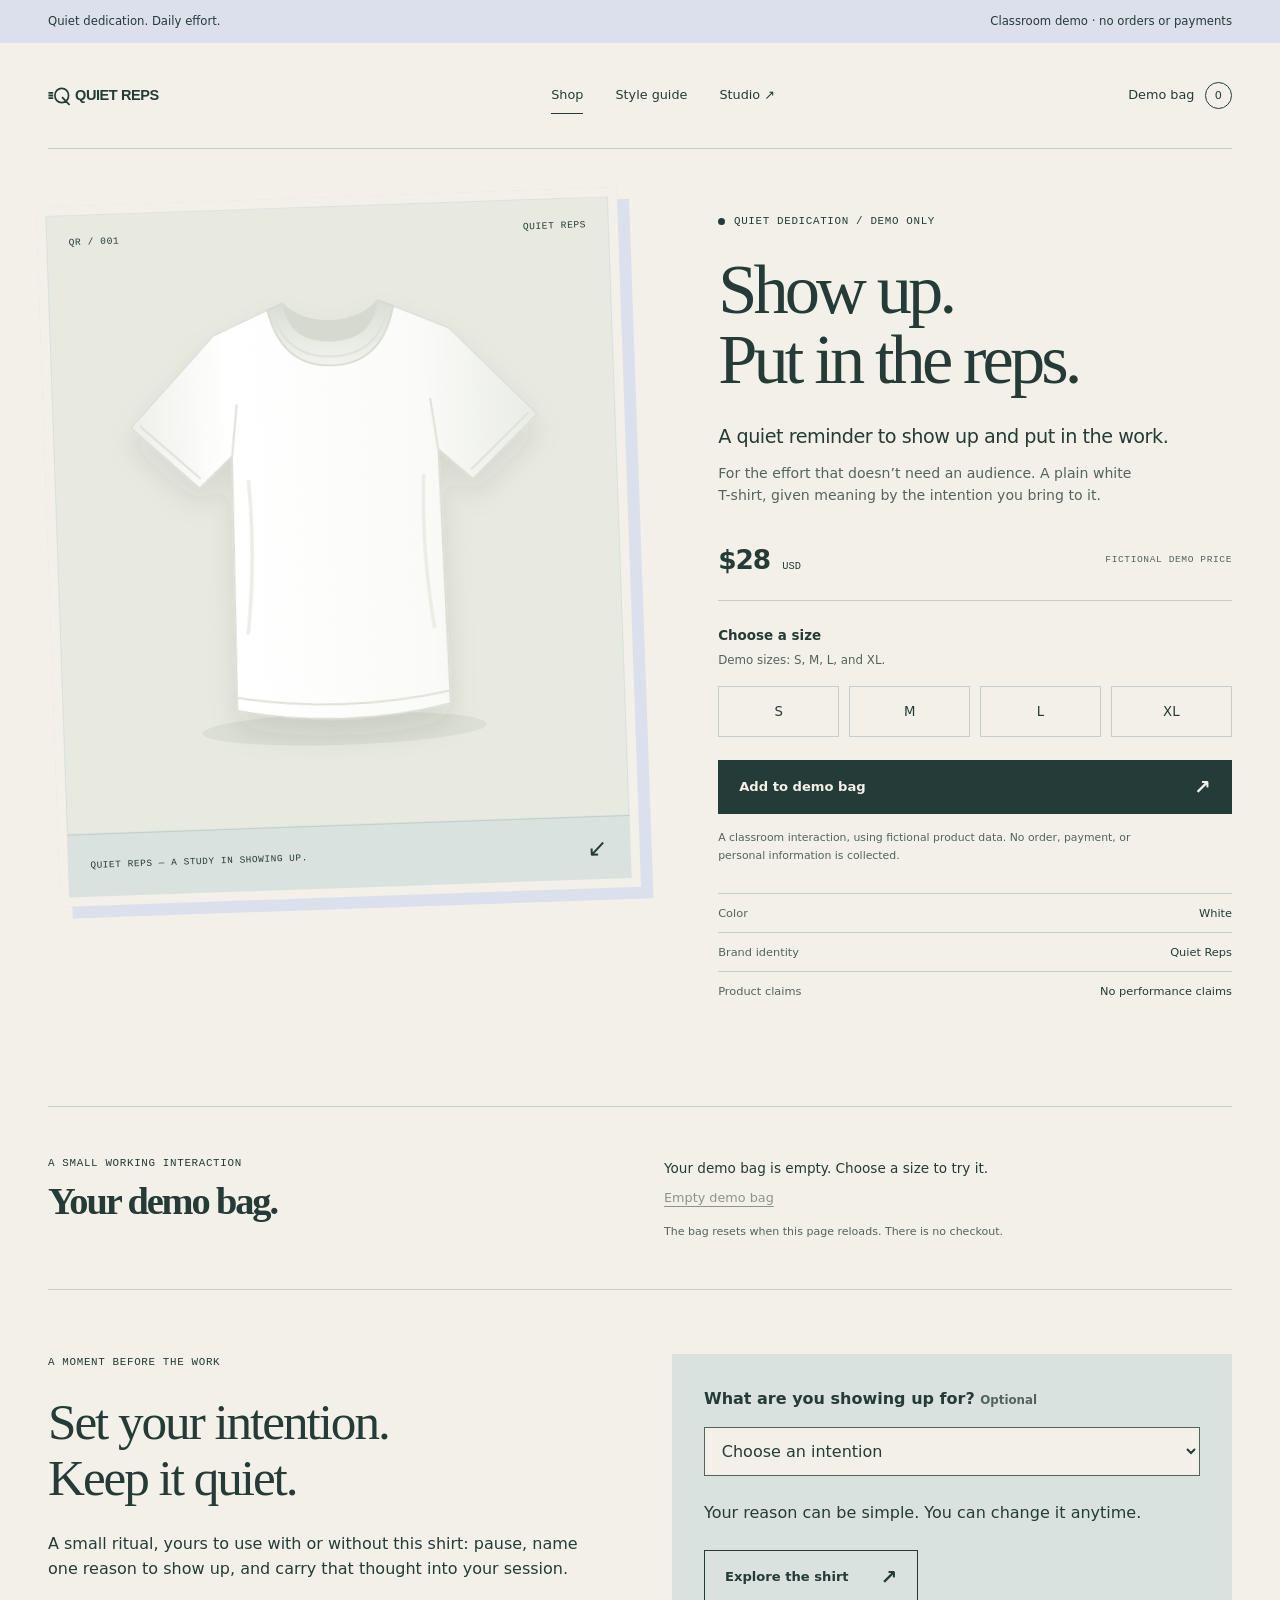
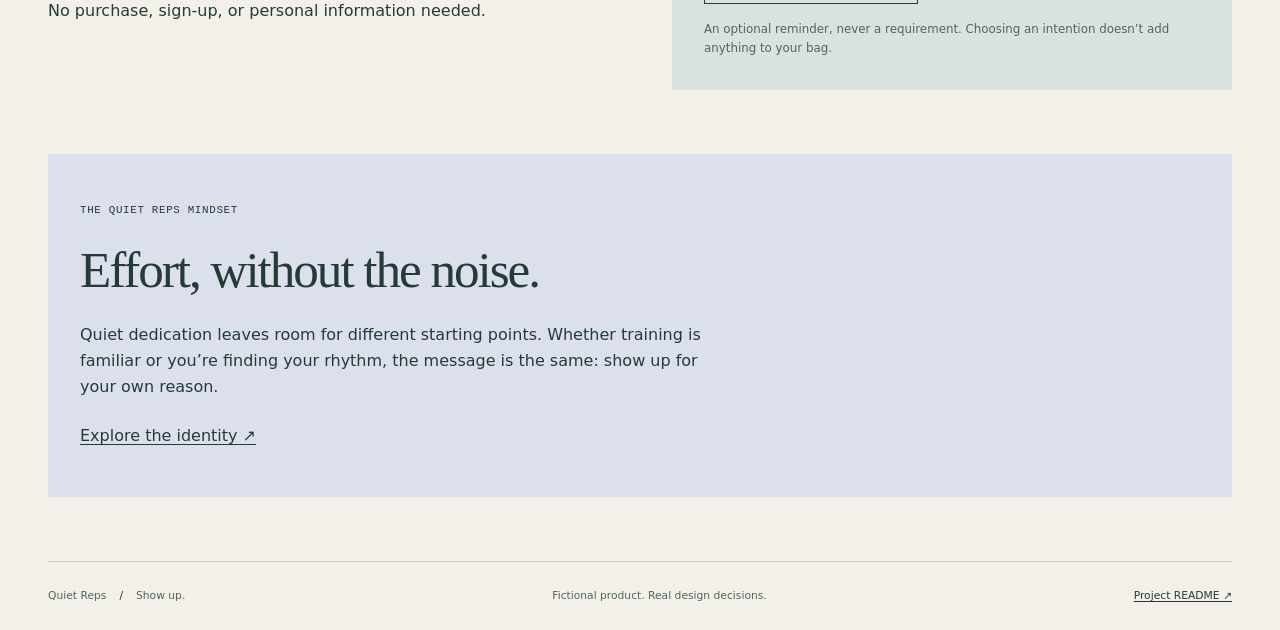
<file: public/index.html>
<!doctype html>
<html lang="en">
  <head>
    <meta charset="utf-8" />
    <meta name="viewport" content="width=device-width, initial-scale=1" />
    <meta
      name="description"
      content="Quiet Reps: a quiet reminder to show up and put in the work. A white T-shirt classroom demo for quiet dedication."
    />
    <title>Quiet Reps — Show up. Put in the reps.</title>
    <link rel="icon" href="data:," />
    <link rel="stylesheet" href="styles.css" />
    <script src="shop.js" defer></script>
  </head>
  <body>
    <a class="skip-link" href="#main">Skip to content</a>
    <aside class="starter-notice" aria-label="Demo information">
      <span>Quiet dedication. Daily effort.</span
      ><span>Classroom demo · no orders or payments</span>
    </aside>
    <header class="site-header wrap">
      <a
        class="brand-link"
        href="index.html"
        aria-label="Quiet Reps storefront home"
        ><img
          class="wordmark"
          src="assets/wordmark.svg"
          alt="Quiet Reps wordmark"
          width="175"
          height="26"
      /></a>
      <nav class="main-nav" aria-label="Main navigation">
        <a class="nav-link" href="index.html" aria-current="page">Shop</a>
        <a class="nav-link" href="styleguide.html">Style guide</a>
        <a class="nav-link" href="studio.html"
          >Studio <span aria-hidden="true">↗</span></a
        >
      </nav>
      <a class="bag-link" href="#demo-bag" aria-label="View demo bag"
        >Demo bag <span id="bag-count" class="bag-count">0</span></a
      >
    </header>

    <main id="main">
      <section class="product-section wrap" aria-labelledby="product-title">
        <div class="product-visual">
          <div class="visual-label">
            <span>QR / 001</span><span>Quiet Reps</span>
          </div>
          <img
            class="shirt-image"
            src="assets/white-shirt.svg"
            alt="Plain white, unbranded short-sleeved T-shirt"
            width="800"
            height="880"
            fetchpriority="high"
          />
          <div class="image-caption">
            <span>Quiet Reps — a study in showing up.</span
            ><span aria-hidden="true">↙</span>
          </div>
        </div>
        <div class="product-information">
          <p class="eyebrow">
            <span class="status-dot" aria-hidden="true"></span> Quiet dedication
            / demo only
          </p>
          <h1 id="product-title">Show up.<br />Put in the reps.</h1>
          <p class="product-intro">
            A quiet reminder to show up and put in the work.
          </p>
          <p class="muted product-description">
            For the effort that doesn’t need an audience. A plain white T-shirt,
            given meaning by the intention you bring to it.
          </p>
          <div class="price-row">
            <p class="price">$28 <span>USD</span></p>
            <span class="micro-label">Fictional demo price</span>
          </div>
          <form id="product-form" class="product-form" novalidate>
            <fieldset aria-describedby="size-help size-error">
              <legend>Choose a size</legend>
              <p id="size-help" class="field-help">
                Demo sizes: S, M, L, and XL.
              </p>
              <div class="size-options">
                <label class="size-option"
                  ><input type="radio" name="size" value="S" /><span
                    >S</span
                  ></label
                >
                <label class="size-option"
                  ><input type="radio" name="size" value="M" /><span
                    >M</span
                  ></label
                >
                <label class="size-option"
                  ><input type="radio" name="size" value="L" /><span
                    >L</span
                  ></label
                >
                <label class="size-option"
                  ><input type="radio" name="size" value="XL" /><span
                    >XL</span
                  ></label
                >
              </div>
              <p id="size-error" class="field-error" role="alert" hidden>
                Choose a size before adding the shirt to your demo bag.
              </p>
            </fieldset>
            <button class="button button-primary add-button" type="submit">
              Add to demo bag <span aria-hidden="true">↗</span>
            </button>
          </form>
          <p class="demo-disclaimer">
            A classroom interaction, using fictional product data. No order,
            payment, or personal information is collected.
          </p>
          <dl class="product-facts">
            <div>
              <dt>Color</dt>
              <dd>White</dd>
            </div>
            <div>
              <dt>Brand identity</dt>
              <dd>Quiet Reps</dd>
            </div>
            <div>
              <dt>Product claims</dt>
              <dd>No performance claims</dd>
            </div>
          </dl>
        </div>
      </section>

      <section
        id="demo-bag"
        class="bag-section wrap"
        aria-labelledby="bag-title"
      >
        <div>
          <p class="eyebrow">A small working interaction</p>
          <h2 id="bag-title">Your demo bag.</h2>
        </div>
        <div class="bag-details">
          <p
            id="bag-status"
            class="bag-message"
            role="status"
            aria-live="polite"
            aria-atomic="true"
          >
            Your demo bag is empty. Choose a size to try it.
          </p>
          <ul id="bag-items" class="bag-items"></ul>
          <button id="clear-bag" class="text-button" type="button" disabled>
            Empty demo bag
          </button>
          <p class="field-help">
            The bag resets when this page reloads. There is no checkout.
          </p>
        </div>
      </section>

      <section class="ritual-section wrap" aria-labelledby="ritual-title">
        <div>
          <p class="eyebrow">A moment before the work</p>
          <h2 id="ritual-title">Set your intention.<br />Keep it quiet.</h2>
          <p>
            A small ritual, yours to use with or without this shirt: pause, name
            one reason to show up, and carry that thought into your session.
          </p>
          <p>No purchase, sign-up, or personal information needed.</p>
        </div>
        <div class="intention-panel">
          <label for="training-intention"
            >What are you showing up for?
            <span class="field-help">Optional</span></label
          ><select id="training-intention">
            <option value="">Choose an intention</option>
            <option value="Stay consistent">Stay consistent</option>
            <option value="Make time for myself">Make time for myself</option>
            <option value="Keep learning">Keep learning</option>
          </select>
          <p id="intention-message" role="status" aria-live="polite">
            Your reason can be simple. You can change it anytime.
          </p>
          <a class="button button-secondary" href="#product-form"
            >Explore the shirt <span aria-hidden="true">↗</span></a
          >
          <p class="field-help">
            An optional reminder, never a requirement. Choosing an intention
            doesn’t add anything to your bag.
          </p>
        </div>
      </section>
      <section class="brand-story wrap" aria-labelledby="story-title">
        <p class="eyebrow">The Quiet Reps mindset</p>
        <h2 id="story-title">Effort, without the noise.</h2>
        <p>
          Quiet dedication leaves room for different starting points. Whether
          training is familiar or you’re finding your rhythm, the message is the
          same: show up for your own reason.
        </p>
        <a href="styleguide.html">Explore the identity ↗</a>
      </section>
    </main>

    <footer class="site-footer wrap">
      <p>Quiet Reps <span class="footer-separator"> / </span> Show up.</p>
      <p class="footer-tagline">Fictional product. Real design decisions.</p>
      <a href="https://github.com/vvm3-IT/is117-brand-studio#readme"
        >Project README <span aria-hidden="true">↗</span></a
      >
    </footer>
  </body>
</html>
</file>
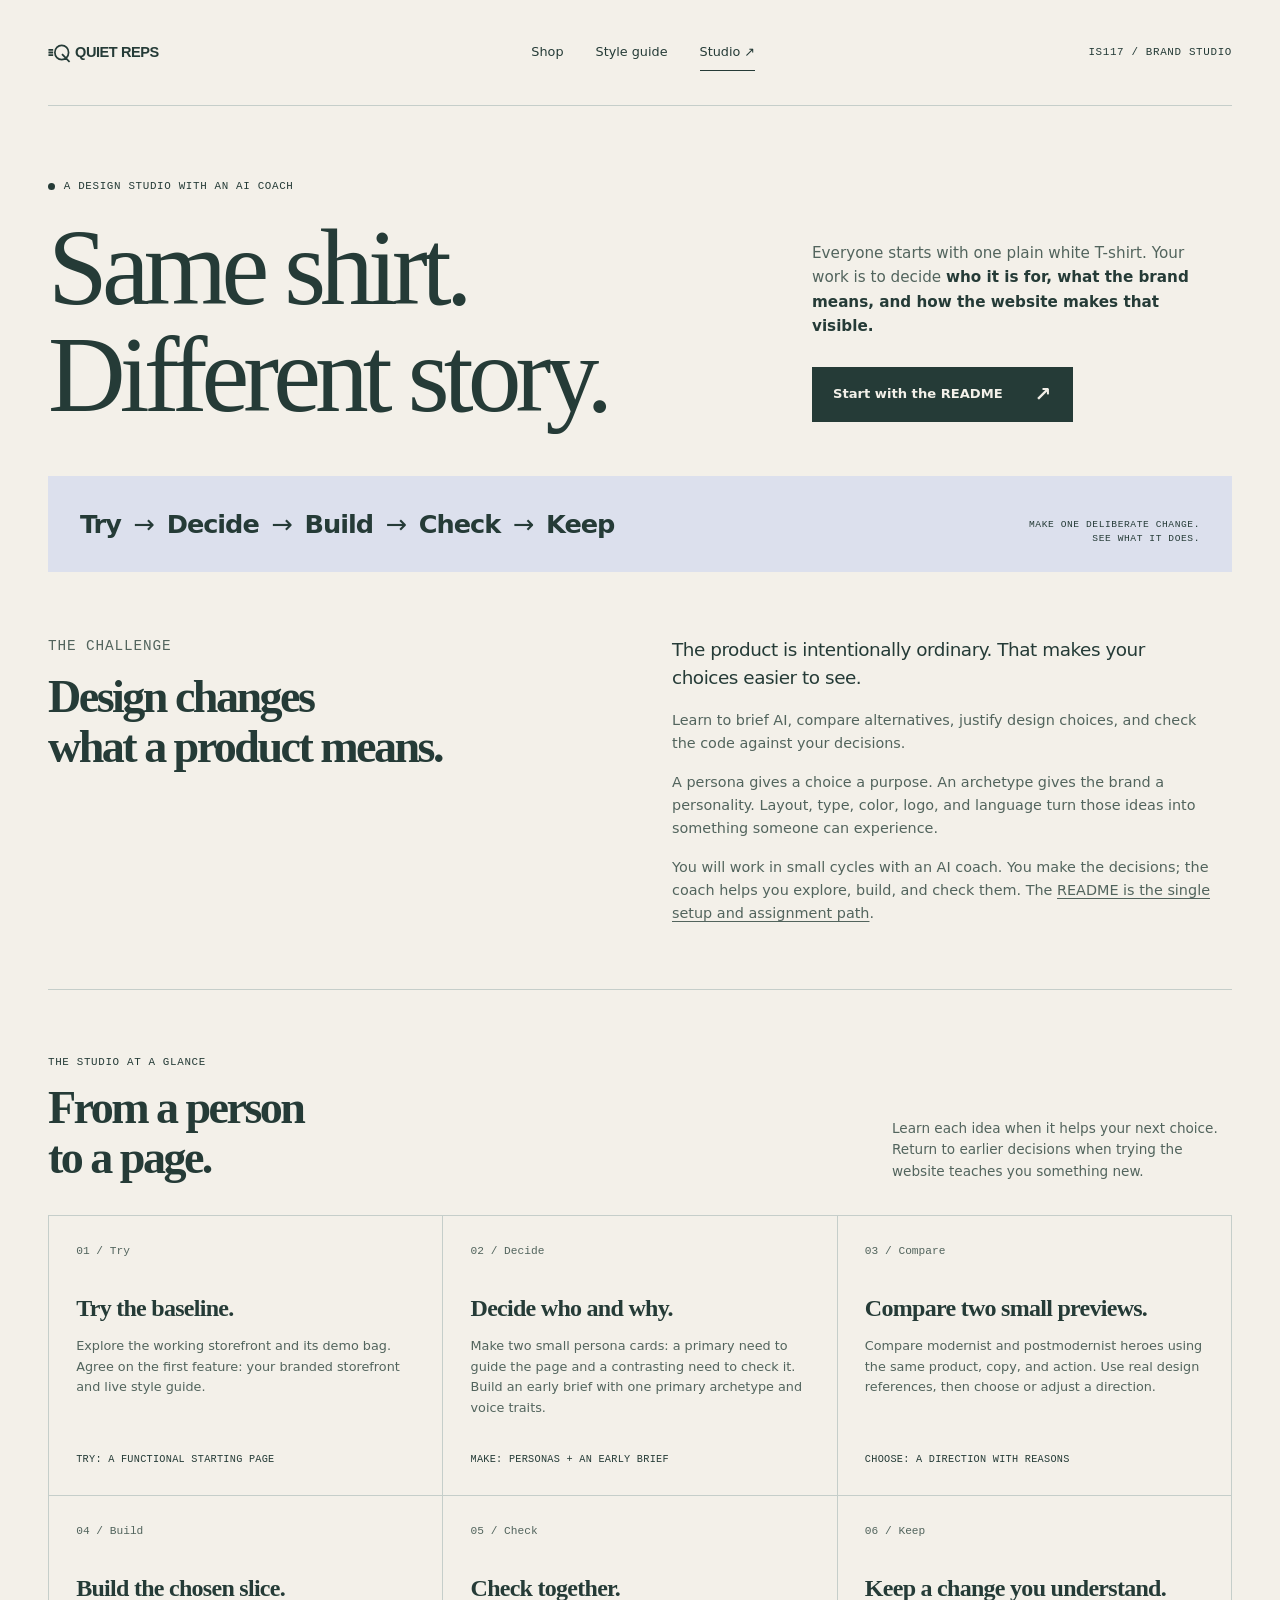
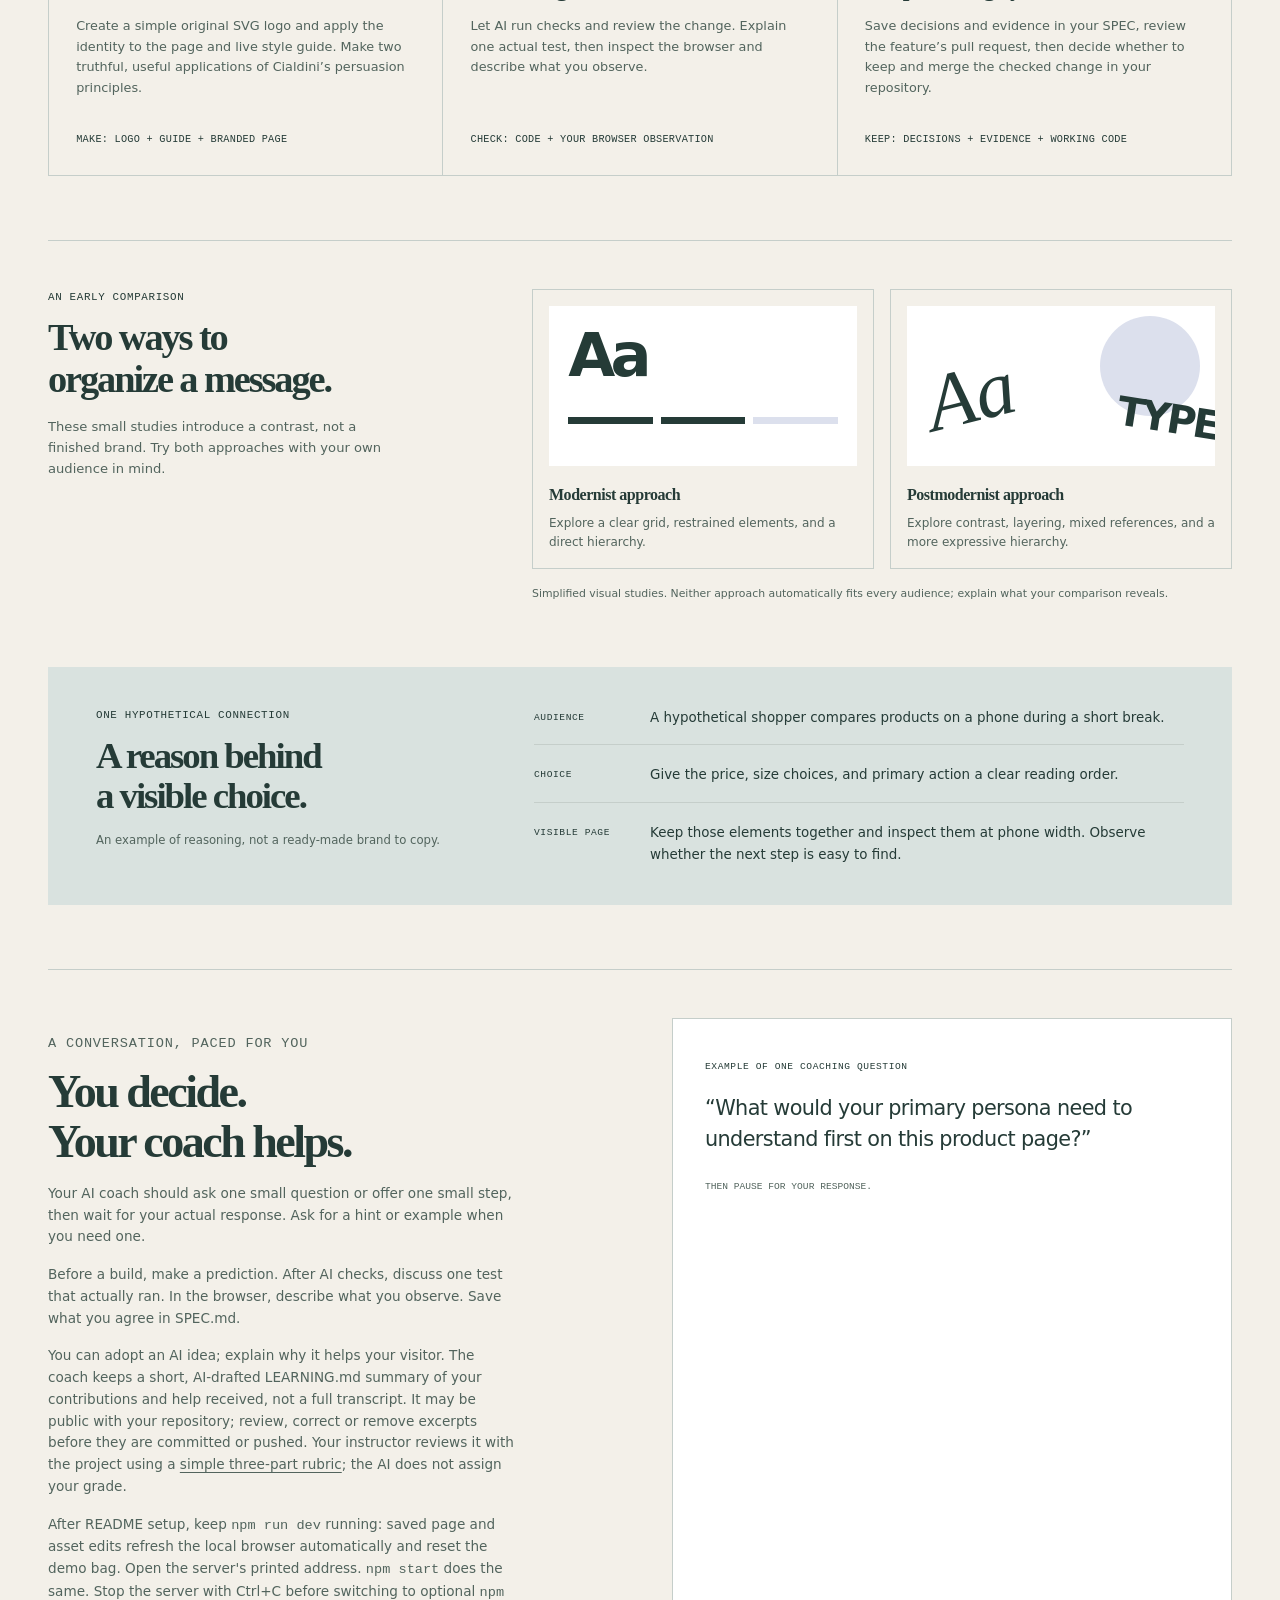
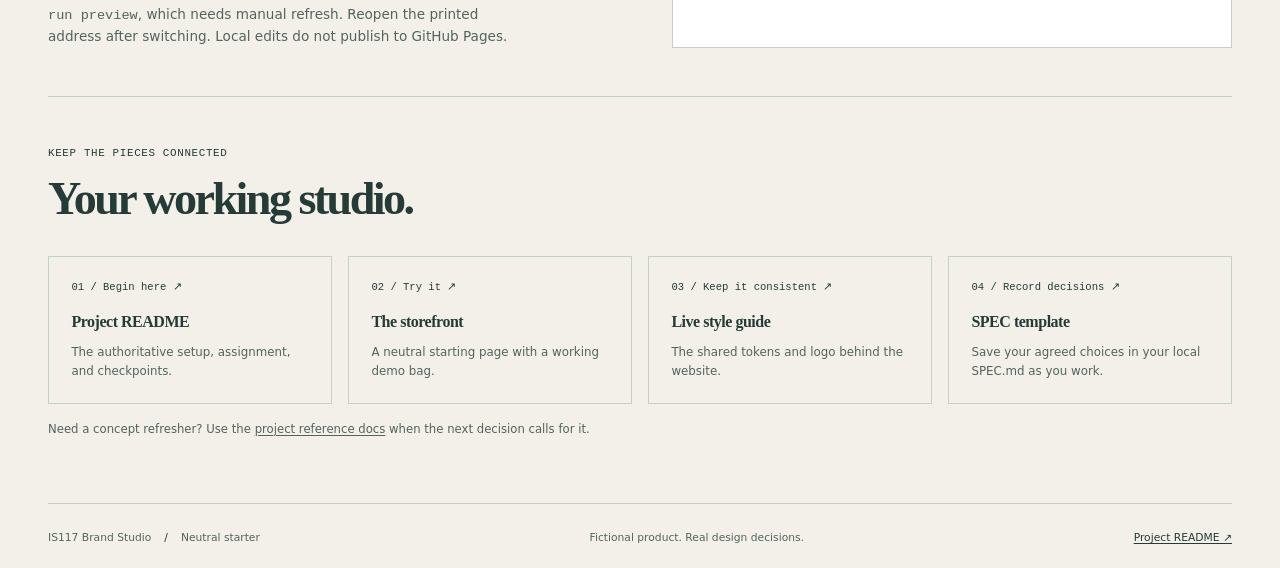
<file: public/studio.html>
<!doctype html>
<html lang="en">
  <head>
    <meta charset="utf-8" />
    <meta name="viewport" content="width=device-width, initial-scale=1" />
    <meta
      name="description"
      content="IS117 Brand Studio: turn one plain white T-shirt into a deliberate brand and website, with an AI coach and decisions you can explain."
    />
    <title>Same shirt. Different story. — IS117 Brand Studio</title>
    <link rel="icon" href="data:," />
    <link rel="stylesheet" href="styles.css" />
    <link rel="stylesheet" href="studio.css" />
  </head>
  <body>
    <a class="skip-link" href="#main">Skip to content</a>
    <header class="site-header wrap">
      <a
        class="brand-link"
        href="index.html"
        aria-label="Quiet Reps storefront home"
        ><img
          class="wordmark"
          src="assets/wordmark.svg"
          alt="Quiet Reps wordmark"
          width="175"
          height="26"
      /></a>
      <nav class="main-nav" aria-label="Main navigation">
        <a class="nav-link" href="index.html">Shop</a
        ><a class="nav-link" href="styleguide.html">Style guide</a
        ><a class="nav-link" href="studio.html" aria-current="page"
          >Studio <span aria-hidden="true">↗</span></a
        >
      </nav>
      <span class="micro-label">IS117 / Brand Studio</span>
    </header>
    <main id="main">
      <section
        class="page-hero studio-hero wrap"
        aria-labelledby="studio-title"
      >
        <p class="eyebrow">
          <span class="status-dot" aria-hidden="true"></span> A design studio
          with an AI coach
        </p>
        <h1 id="studio-title">Same shirt.<br />Different story.</h1>
        <div class="hero-summary">
          <p>
            Everyone starts with one plain white T-shirt. Your work is to decide
            <strong
              >who it is for, what the brand means, and how the website makes
              that visible.</strong
            >
          </p>
          <a
            class="button button-primary"
            href="https://github.com/vvm3-IT/is117-brand-studio#readme"
            >Start with the README <span aria-hidden="true">↗</span></a
          >
        </div>
      </section>
      <div class="studio-ribbon wrap">
        <p class="cycle">
          Try <span aria-hidden="true">→</span> Decide
          <span aria-hidden="true">→</span> Build
          <span aria-hidden="true">→</span> Check
          <span aria-hidden="true">→</span> Keep
        </p>
        <p class="micro-label">
          Make one deliberate change.<br />See what it does.
        </p>
      </div>

      <section class="studio-intro wrap" aria-labelledby="why-title">
        <div>
          <p class="eyebrow">The challenge</p>
          <h2 id="why-title">Design changes<br />what a product means.</h2>
        </div>
        <div>
          <p class="lead">
            The product is intentionally ordinary. That makes your choices
            easier to see.
          </p>
          <p>
            Learn to brief AI, compare alternatives, justify design choices, and
            check the code against your decisions.
          </p>
          <p>
            A persona gives a choice a purpose. An archetype gives the brand a
            personality. Layout, type, color, logo, and language turn those
            ideas into something someone can experience.
          </p>
          <p>
            You will work in small cycles with an AI coach. You make the
            decisions; the coach helps you explore, build, and check them. The
            <a href="https://github.com/vvm3-IT/is117-brand-studio#readme"
              >README is the single setup and assignment path</a
            >.
          </p>
        </div>
      </section>

      <section class="path-section wrap" aria-labelledby="path-title">
        <div class="path-intro">
          <div>
            <p class="eyebrow">The studio at a glance</p>
            <h2 id="path-title">From a person<br />to a page.</h2>
          </div>
          <p>
            Learn each idea when it helps your next choice. Return to earlier
            decisions when trying the website teaches you something new.
          </p>
        </div>
        <ol class="studio-path">
          <li>
            <span class="stage-number">01 / Try</span>
            <h3>Try the baseline.</h3>
            <p>
              Explore the working storefront and its demo bag. Agree on the
              first feature: your branded storefront and live style guide.
            </p>
            <p class="stage-output">Try: a functional starting page</p>
          </li>
          <li>
            <span class="stage-number">02 / Decide</span>
            <h3>Decide who and why.</h3>
            <p>
              Make two small persona cards: a primary need to guide the page and
              a contrasting need to check it. Build an early brief with one
              primary archetype and voice traits.
            </p>
            <p class="stage-output">Make: personas + an early brief</p>
          </li>
          <li>
            <span class="stage-number">03 / Compare</span>
            <h3>Compare two small previews.</h3>
            <p>
              Compare modernist and postmodernist heroes using the same product,
              copy, and action. Use real design references, then choose or
              adjust a direction.
            </p>
            <p class="stage-output">Choose: a direction with reasons</p>
          </li>
          <li>
            <span class="stage-number">04 / Build</span>
            <h3>Build the chosen slice.</h3>
            <p>
              Create a simple original SVG logo and apply the identity to the
              page and live style guide. Make two truthful, useful applications
              of Cialdini’s persuasion principles.
            </p>
            <p class="stage-output">Make: logo + guide + branded page</p>
          </li>
          <li>
            <span class="stage-number">05 / Check</span>
            <h3>Check together.</h3>
            <p>
              Let AI run checks and review the change. Explain one actual test,
              then inspect the browser and describe what you observe.
            </p>
            <p class="stage-output">Check: code + your browser observation</p>
          </li>
          <li>
            <span class="stage-number">06 / Keep</span>
            <h3>Keep a change you understand.</h3>
            <p>
              Save decisions and evidence in your SPEC, review the feature’s
              pull request, then decide whether to keep and merge the checked
              change in your repository.
            </p>
            <p class="stage-output">
              Keep: decisions + evidence + working code
            </p>
          </li>
        </ol>
      </section>

      <section
        class="comparison-section wrap"
        aria-labelledby="comparison-title"
      >
        <div>
          <p class="eyebrow">An early comparison</p>
          <h2 id="comparison-title">Two ways to<br />organize a message.</h2>
          <p class="comparison-description">
            These small studies introduce a contrast, not a finished brand. Try
            both approaches with your own audience in mind.
          </p>
        </div>
        <div class="comparison-grid">
          <article class="direction-card">
            <div class="direction-sketch modern-sketch" aria-hidden="true">
              <i></i><i></i><i></i>
            </div>
            <h3>Modernist approach</h3>
            <p>
              Explore a clear grid, restrained elements, and a direct hierarchy.
            </p>
          </article>
          <article class="direction-card">
            <div class="direction-sketch postmodern-sketch" aria-hidden="true">
              <i></i>
            </div>
            <h3>Postmodernist approach</h3>
            <p>
              Explore contrast, layering, mixed references, and a more
              expressive hierarchy.
            </p>
          </article>
          <p class="comparison-caption">
            Simplified visual studies. Neither approach automatically fits every
            audience; explain what your comparison reveals.
          </p>
        </div>
      </section>

      <section class="example-section wrap" aria-labelledby="example-title">
        <div>
          <p class="eyebrow">One hypothetical connection</p>
          <h2 id="example-title">A reason behind<br />a visible choice.</h2>
          <p class="guide-note">
            An example of reasoning, not a ready-made brand to copy.
          </p>
        </div>
        <div class="example-chain">
          <div class="example-step">
            <span class="micro-label">Audience</span>
            <p>
              A hypothetical shopper compares products on a phone during a short
              break.
            </p>
          </div>
          <div class="example-step">
            <span class="micro-label">Choice</span>
            <p>
              Give the price, size choices, and primary action a clear reading
              order.
            </p>
          </div>
          <div class="example-step">
            <span class="micro-label">Visible page</span>
            <p>
              Keep those elements together and inspect them at phone width.
              Observe whether the next step is easy to find.
            </p>
          </div>
        </div>
      </section>

      <section class="coach-section wrap" aria-labelledby="coach-title">
        <div>
          <p class="eyebrow">A conversation, paced for you</p>
          <h2 id="coach-title">You decide.<br />Your coach helps.</h2>
          <p>
            Your AI coach should ask one small question or offer one small step,
            then wait for your actual response. Ask for a hint or example when
            you need one.
          </p>
          <p>
            Before a build, make a prediction. After AI checks, discuss one test
            that actually ran. In the browser, describe what you observe. Save
            what you agree in SPEC.md.
          </p>
          <p>
            You can adopt an AI idea; explain why it helps your visitor. The
            coach keeps a short, AI-drafted LEARNING.md summary of your
            contributions and help received, not a full transcript. It may be
            public with your repository; review, correct or remove excerpts
            before they are committed or pushed. Your instructor reviews it with
            the project using a
            <a
              href="https://github.com/kaw393939/is117-brand-studio/blob/main/docs/assessment.md"
              >simple three-part rubric</a
            >; the AI does not assign your grade.
          </p>
          <p>
            After README setup, keep <code>npm run dev</code> running: saved
            page and asset edits refresh the local browser automatically and
            reset the demo bag. Open the server's printed address.
            <code>npm start</code> does the same. Stop the server with Ctrl+C
            before switching to optional <code>npm run preview</code>, which
            needs manual refresh. Reopen the printed address after switching.
            Local edits do not publish to GitHub Pages.
          </p>
        </div>
        <blockquote class="coach-quote">
          <span class="micro-label">Example of one coaching question</span>
          <p>
            “What would your primary persona need to understand first on this
            product page?”
          </p>
          <footer>Then pause for your response.</footer>
        </blockquote>
      </section>

      <section class="resource-section wrap" aria-labelledby="resources-title">
        <p class="eyebrow">Keep the pieces connected</p>
        <h2 id="resources-title">Your working studio.</h2>
        <div class="resource-grid">
          <a
            class="resource-card"
            href="https://github.com/vvm3-IT/is117-brand-studio#readme"
            ><span>01 / Begin here ↗</span>
            <h3>Project README</h3>
            <p>The authoritative setup, assignment, and checkpoints.</p></a
          >
          <a class="resource-card" href="index.html"
            ><span>02 / Try it ↗</span>
            <h3>The storefront</h3>
            <p>A neutral starting page with a working demo bag.</p></a
          >
          <a class="resource-card" href="styleguide.html"
            ><span>03 / Keep it consistent ↗</span>
            <h3>Live style guide</h3>
            <p>The shared tokens and logo behind the website.</p></a
          >
          <a
            class="resource-card"
            href="https://github.com/kaw393939/is117-brand-studio/blob/main/SPEC.md"
            ><span>04 / Record decisions ↗</span>
            <h3>SPEC template</h3>
            <p>
              Save your agreed choices in your local SPEC.md as you work.
            </p></a
          >
        </div>
        <p class="guide-note">
          Need a concept refresher? Use the
          <a
            href="https://github.com/kaw393939/is117-brand-studio/tree/main/docs"
            >project reference docs</a
          >
          when the next decision calls for it.
        </p>
      </section>
    </main>
    <footer class="site-footer wrap">
      <p>
        IS117 Brand Studio <span class="footer-separator"> / </span> Neutral
        starter
      </p>
      <p class="footer-tagline">Fictional product. Real design decisions.</p>
      <a href="https://github.com/vvm3-IT/is117-brand-studio#readme"
        >Project README <span aria-hidden="true">↗</span></a
      >
    </footer>
  </body>
</html>
</file>
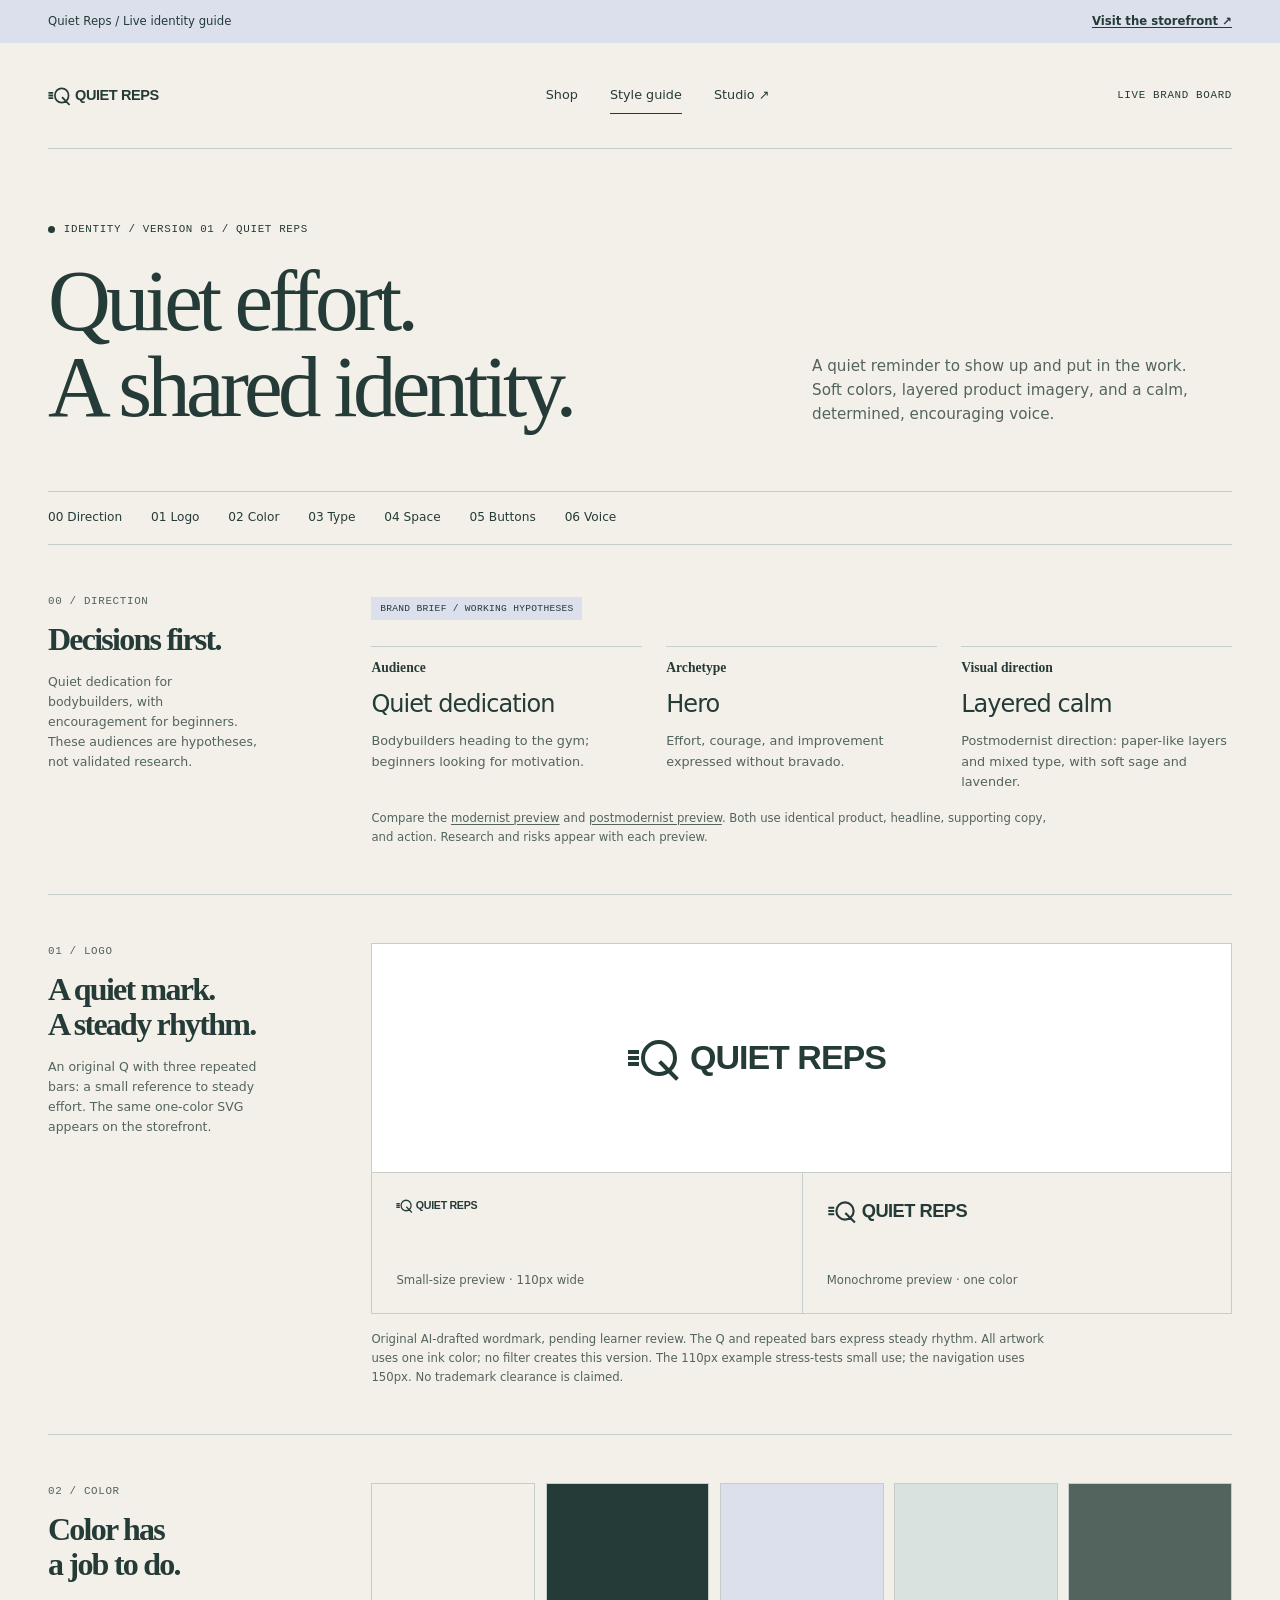
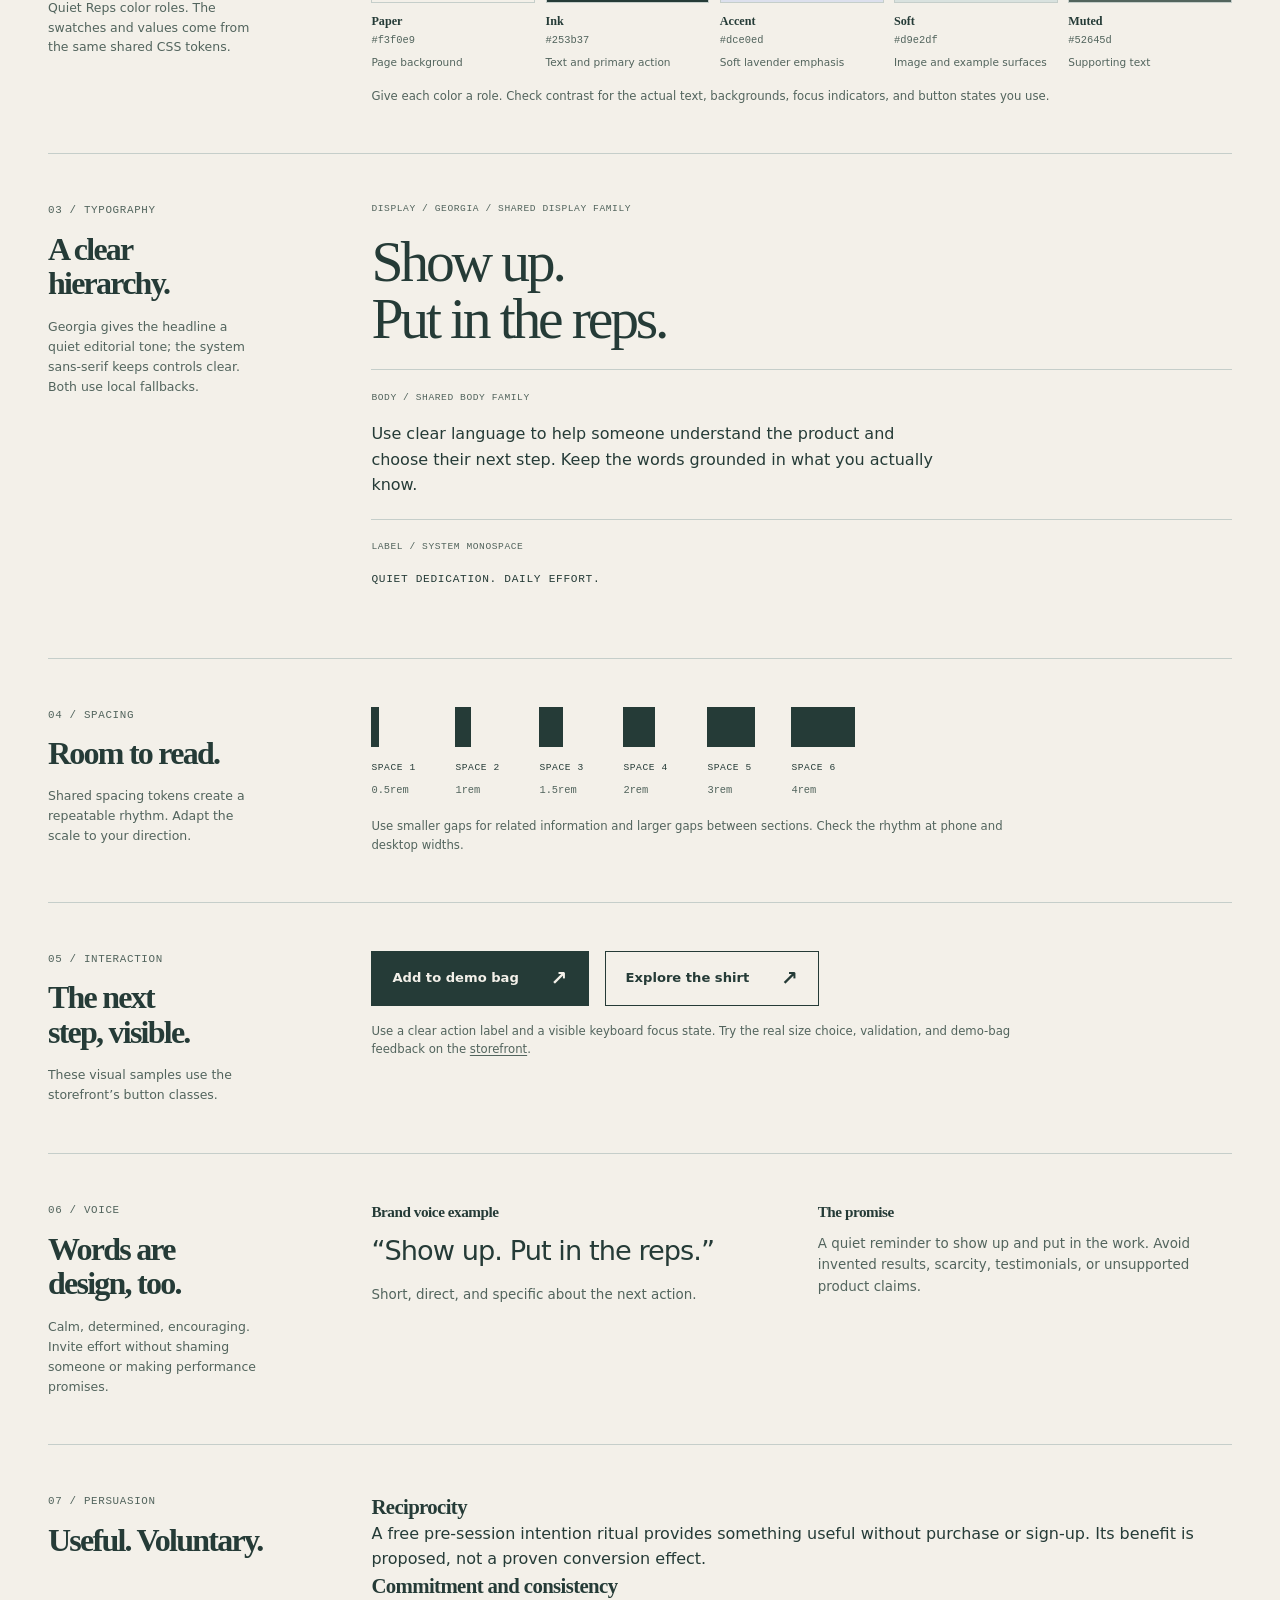
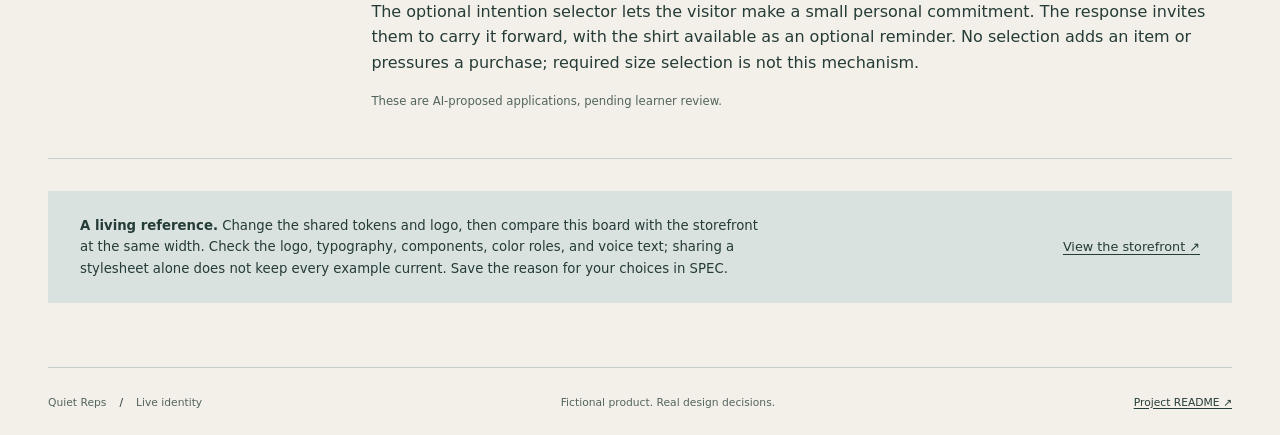
<file: public/styleguide.html>
<!doctype html>
<html lang="en">
  <head>
    <meta charset="utf-8" />
    <meta name="viewport" content="width=device-width, initial-scale=1" />
    <meta
      name="description"
      content="The live Quiet Reps identity: shared styles, original logo, voice, and ethical persuasion."
    />
    <title>Quiet Reps — Live style guide</title>
    <link rel="icon" href="data:," />
    <link rel="stylesheet" href="styles.css" />
    <script src="styleguide.js" defer></script>
  </head>
  <body>
    <a class="skip-link" href="#main">Skip to content</a>
    <aside class="starter-notice" aria-label="Style guide information">
      <span>Quiet Reps / Live identity guide</span
      ><a href="index.html">Visit the storefront ↗</a>
    </aside>
    <header class="site-header wrap">
      <a
        class="brand-link"
        href="index.html"
        aria-label="Quiet Reps storefront home"
        ><img
          class="wordmark"
          src="assets/wordmark.svg"
          alt="Quiet Reps wordmark"
          width="175"
          height="26"
      /></a>
      <nav class="main-nav" aria-label="Main navigation">
        <a class="nav-link" href="index.html">Shop</a
        ><a class="nav-link" href="styleguide.html" aria-current="page"
          >Style guide</a
        ><a class="nav-link" href="studio.html"
          >Studio <span aria-hidden="true">↗</span></a
        >
      </nav>
      <span class="micro-label">Live brand board</span>
    </header>
    <main id="main">
      <section class="page-hero wrap" aria-labelledby="guide-title">
        <p class="eyebrow">
          <span class="status-dot" aria-hidden="true"></span> Identity / version
          01 / Quiet Reps
        </p>
        <h1 id="guide-title">Quiet effort.<br />A shared identity.</h1>
        <p class="hero-summary">
          A quiet reminder to show up and put in the work. Soft colors, layered
          product imagery, and a calm, determined, encouraging voice.
        </p>
      </section>
      <nav class="page-subnav wrap" aria-label="Style guide sections">
        <a class="section-link" href="#direction">00 Direction</a
        ><a class="section-link" href="#logo">01 Logo</a
        ><a class="section-link" href="#palette">02 Color</a
        ><a class="section-link" href="#type">03 Type</a
        ><a class="section-link" href="#spacing">04 Space</a
        ><a class="section-link" href="#buttons">05 Buttons</a
        ><a class="section-link" href="#voice">06 Voice</a>
      </nav>

      <section
        id="direction"
        class="guide-section wrap"
        aria-labelledby="direction-title"
      >
        <div class="section-heading">
          <span class="section-number">00 / Direction</span>
          <h2 id="direction-title">Decisions first.</h2>
          <p>
            Quiet dedication for bodybuilders, with encouragement for beginners.
            These audiences are hypotheses, not validated research.
          </p>
        </div>
        <div class="guide-content">
          <span class="draft-label">Brand brief / working hypotheses</span>
          <div class="decision-grid">
            <div>
              <h3>Audience</h3>
              <p class="undecided">Quiet dedication</p>
              <p>
                Bodybuilders heading to the gym; beginners looking for
                motivation.
              </p>
            </div>
            <div>
              <h3>Archetype</h3>
              <p class="undecided">Hero</p>
              <p>Effort, courage, and improvement expressed without bravado.</p>
            </div>
            <div>
              <h3>Visual direction</h3>
              <p class="undecided">Layered calm</p>
              <p>
                Postmodernist direction: paper-like layers and mixed type, with
                soft sage and lavender.
              </p>
            </div>
          </div>
          <p class="guide-note">
            Compare the
            <a href="explorations/modernist.html">modernist preview</a> and
            <a href="explorations/postmodernist.html">postmodernist preview</a>.
            Both use identical product, headline, supporting copy, and action.
            Research and risks appear with each preview.
          </p>
        </div>
      </section>

      <section
        id="logo"
        class="guide-section wrap"
        aria-labelledby="logo-title"
      >
        <div class="section-heading">
          <span class="section-number">01 / Logo</span>
          <h2 id="logo-title">A quiet mark.<br />A steady rhythm.</h2>
          <p>
            An original Q with three repeated bars: a small reference to steady
            effort. The same one-color SVG appears on the storefront.
          </p>
        </div>
        <div class="guide-content">
          <div class="logo-board">
            <img
              src="assets/wordmark.svg"
              alt="Quiet Reps wordmark"
              width="350"
              height="52"
            />
          </div>
          <div class="logo-variants">
            <div class="logo-variant">
              <img
                class="logo-small"
                src="assets/wordmark.svg"
                alt="Quiet Reps wordmark at a small size"
                width="110"
                height="16"
              />
              <p>Small-size preview · 110px wide</p>
            </div>
            <div class="logo-variant">
              <img
                class="logo-mono"
                src="assets/wordmark.svg"
                alt="Quiet Reps wordmark in monochrome"
                width="190"
                height="28"
              />
              <p>Monochrome preview · one color</p>
            </div>
          </div>
          <p class="guide-note">
            Original AI-drafted wordmark, pending learner review. The Q and
            repeated bars express steady rhythm. All artwork uses one ink color;
            no filter creates this version. The 110px example stress-tests small
            use; the navigation uses 150px. No trademark clearance is claimed.
          </p>
        </div>
      </section>

      <section
        id="palette"
        class="guide-section wrap"
        aria-labelledby="palette-title"
      >
        <div class="section-heading">
          <span class="section-number">02 / Color</span>
          <h2 id="palette-title">Color has<br />a job to do.</h2>
          <p>
            Quiet Reps color roles. The swatches and values come from the same
            shared CSS tokens.
          </p>
        </div>
        <div class="guide-content">
          <div class="palette-grid">
            <article class="palette-card">
              <div
                class="color-swatch"
                style="--swatch-color: var(--color-paper)"
              ></div>
              <h3>Paper</h3>
              <code data-color-token="--color-paper">CSS token</code>
              <p>Page background</p>
            </article>
            <article class="palette-card">
              <div
                class="color-swatch"
                style="--swatch-color: var(--color-ink)"
              ></div>
              <h3>Ink</h3>
              <code data-color-token="--color-ink">CSS token</code>
              <p>Text and primary action</p>
            </article>
            <article class="palette-card">
              <div
                class="color-swatch"
                style="--swatch-color: var(--color-accent)"
              ></div>
              <h3>Accent</h3>
              <code data-color-token="--color-accent">CSS token</code>
              <p>Soft lavender emphasis</p>
            </article>
            <article class="palette-card">
              <div
                class="color-swatch"
                style="--swatch-color: var(--color-soft)"
              ></div>
              <h3>Soft</h3>
              <code data-color-token="--color-soft">CSS token</code>
              <p>Image and example surfaces</p>
            </article>
            <article class="palette-card">
              <div
                class="color-swatch"
                style="--swatch-color: var(--color-muted)"
              ></div>
              <h3>Muted</h3>
              <code data-color-token="--color-muted">CSS token</code>
              <p>Supporting text</p>
            </article>
          </div>
          <p class="guide-note">
            Give each color a role. Check contrast for the actual text,
            backgrounds, focus indicators, and button states you use.
          </p>
        </div>
      </section>

      <section
        id="type"
        class="guide-section wrap"
        aria-labelledby="type-title"
      >
        <div class="section-heading">
          <span class="section-number">03 / Typography</span>
          <h2 id="type-title">A clear<br />hierarchy.</h2>
          <p>
            Georgia gives the headline a quiet editorial tone; the system
            sans-serif keeps controls clear. Both use local fallbacks.
          </p>
        </div>
        <div class="guide-content">
          <div class="type-specimen">
            <span class="type-label"
              >Display / Georgia / shared display family</span
            >
            <p class="type-display">Show up.<br />Put in the reps.</p>
          </div>
          <div class="type-specimen">
            <span class="type-label">Body / shared body family</span>
            <p class="type-body">
              Use clear language to help someone understand the product and
              choose their next step. Keep the words grounded in what you
              actually know.
            </p>
          </div>
          <div class="type-specimen">
            <span class="type-label">Label / system monospace</span>
            <p class="type-mono">Quiet dedication. Daily effort.</p>
          </div>
        </div>
      </section>

      <section
        id="spacing"
        class="guide-section wrap"
        aria-labelledby="spacing-title"
      >
        <div class="section-heading">
          <span class="section-number">04 / Spacing</span>
          <h2 id="spacing-title">Room to read.</h2>
          <p>
            Shared spacing tokens create a repeatable rhythm. Adapt the scale to
            your direction.
          </p>
        </div>
        <div class="guide-content">
          <div class="spacing-grid">
            <div class="spacing-token">
              <div
                class="spacing-bar"
                style="--token-size: var(--space-1)"
              ></div>
              <span class="token-name">Space 1</span
              ><code data-space-token="--space-1">CSS token</code>
            </div>
            <div class="spacing-token">
              <div
                class="spacing-bar"
                style="--token-size: var(--space-2)"
              ></div>
              <span class="token-name">Space 2</span
              ><code data-space-token="--space-2">CSS token</code>
            </div>
            <div class="spacing-token">
              <div
                class="spacing-bar"
                style="--token-size: var(--space-3)"
              ></div>
              <span class="token-name">Space 3</span
              ><code data-space-token="--space-3">CSS token</code>
            </div>
            <div class="spacing-token">
              <div
                class="spacing-bar"
                style="--token-size: var(--space-4)"
              ></div>
              <span class="token-name">Space 4</span
              ><code data-space-token="--space-4">CSS token</code>
            </div>
            <div class="spacing-token">
              <div
                class="spacing-bar"
                style="--token-size: var(--space-5)"
              ></div>
              <span class="token-name">Space 5</span
              ><code data-space-token="--space-5">CSS token</code>
            </div>
            <div class="spacing-token">
              <div
                class="spacing-bar"
                style="--token-size: var(--space-6)"
              ></div>
              <span class="token-name">Space 6</span
              ><code data-space-token="--space-6">CSS token</code>
            </div>
          </div>
          <p class="guide-note">
            Use smaller gaps for related information and larger gaps between
            sections. Check the rhythm at phone and desktop widths.
          </p>
        </div>
      </section>

      <section
        id="buttons"
        class="guide-section wrap"
        aria-labelledby="buttons-title"
      >
        <div class="section-heading">
          <span class="section-number">05 / Interaction</span>
          <h2 id="buttons-title">The next<br />step, visible.</h2>
          <p>These visual samples use the storefront’s button classes.</p>
        </div>
        <div class="guide-content">
          <div class="button-samples">
            <span class="button button-primary"
              >Add to demo bag <span aria-hidden="true">↗</span></span
            ><span class="button button-secondary"
              >Explore the shirt <span aria-hidden="true">↗</span></span
            >
          </div>
          <p class="guide-note">
            Use a clear action label and a visible keyboard focus state. Try the
            real size choice, validation, and demo-bag feedback on the
            <a href="index.html">storefront</a>.
          </p>
        </div>
      </section>

      <section
        id="voice"
        class="guide-section wrap"
        aria-labelledby="voice-title"
      >
        <div class="section-heading">
          <span class="section-number">06 / Voice</span>
          <h2 id="voice-title">Words are<br />design, too.</h2>
          <p>
            Calm, determined, encouraging. Invite effort without shaming someone
            or making performance promises.
          </p>
        </div>
        <div class="guide-content">
          <div class="voice-grid">
            <div>
              <h3>Brand voice example</h3>
              <p class="voice-example">“Show up. Put in the reps.”</p>
              <p>Short, direct, and specific about the next action.</p>
            </div>
            <div>
              <h3>The promise</h3>
              <p>
                A quiet reminder to show up and put in the work. Avoid invented
                results, scarcity, testimonials, or unsupported product claims.
              </p>
            </div>
          </div>
        </div>
      </section>

      <section class="guide-section wrap" aria-labelledby="persuasion-title">
        <div class="section-heading">
          <span class="section-number">07 / Persuasion</span>
          <h2 id="persuasion-title">Useful. Voluntary.</h2>
        </div>
        <div>
          <h3>Reciprocity</h3>
          <p>
            A free pre-session intention ritual provides something useful
            without purchase or sign-up. Its benefit is proposed, not a proven
            conversion effect.
          </p>
          <h3>Commitment and consistency</h3>
          <p>
            The optional intention selector lets the visitor make a small
            personal commitment. The response invites them to carry it forward,
            with the shirt available as an optional reminder. No selection adds
            an item or pressures a purchase; required size selection is not this
            mechanism.
          </p>
          <p class="guide-note">
            These are AI-proposed applications, pending learner review.
          </p>
        </div>
      </section>
      <div class="guide-footer-note wrap">
        <p>
          <strong>A living reference.</strong> Change the shared tokens and
          logo, then compare this board with the storefront at the same width.
          Check the logo, typography, components, color roles, and voice text;
          sharing a stylesheet alone does not keep every example current. Save
          the reason for your choices in SPEC.
        </p>
        <a href="index.html"
          >View the storefront <span aria-hidden="true">↗</span></a
        >
      </div>
    </main>
    <footer class="site-footer wrap">
      <p>Quiet Reps <span class="footer-separator"> / </span> Live identity</p>
      <p class="footer-tagline">Fictional product. Real design decisions.</p>
      <a href="https://github.com/vvm3-IT/is117-brand-studio#readme"
        >Project README <span aria-hidden="true">↗</span></a
      >
    </footer>
  </body>
</html>
</file>
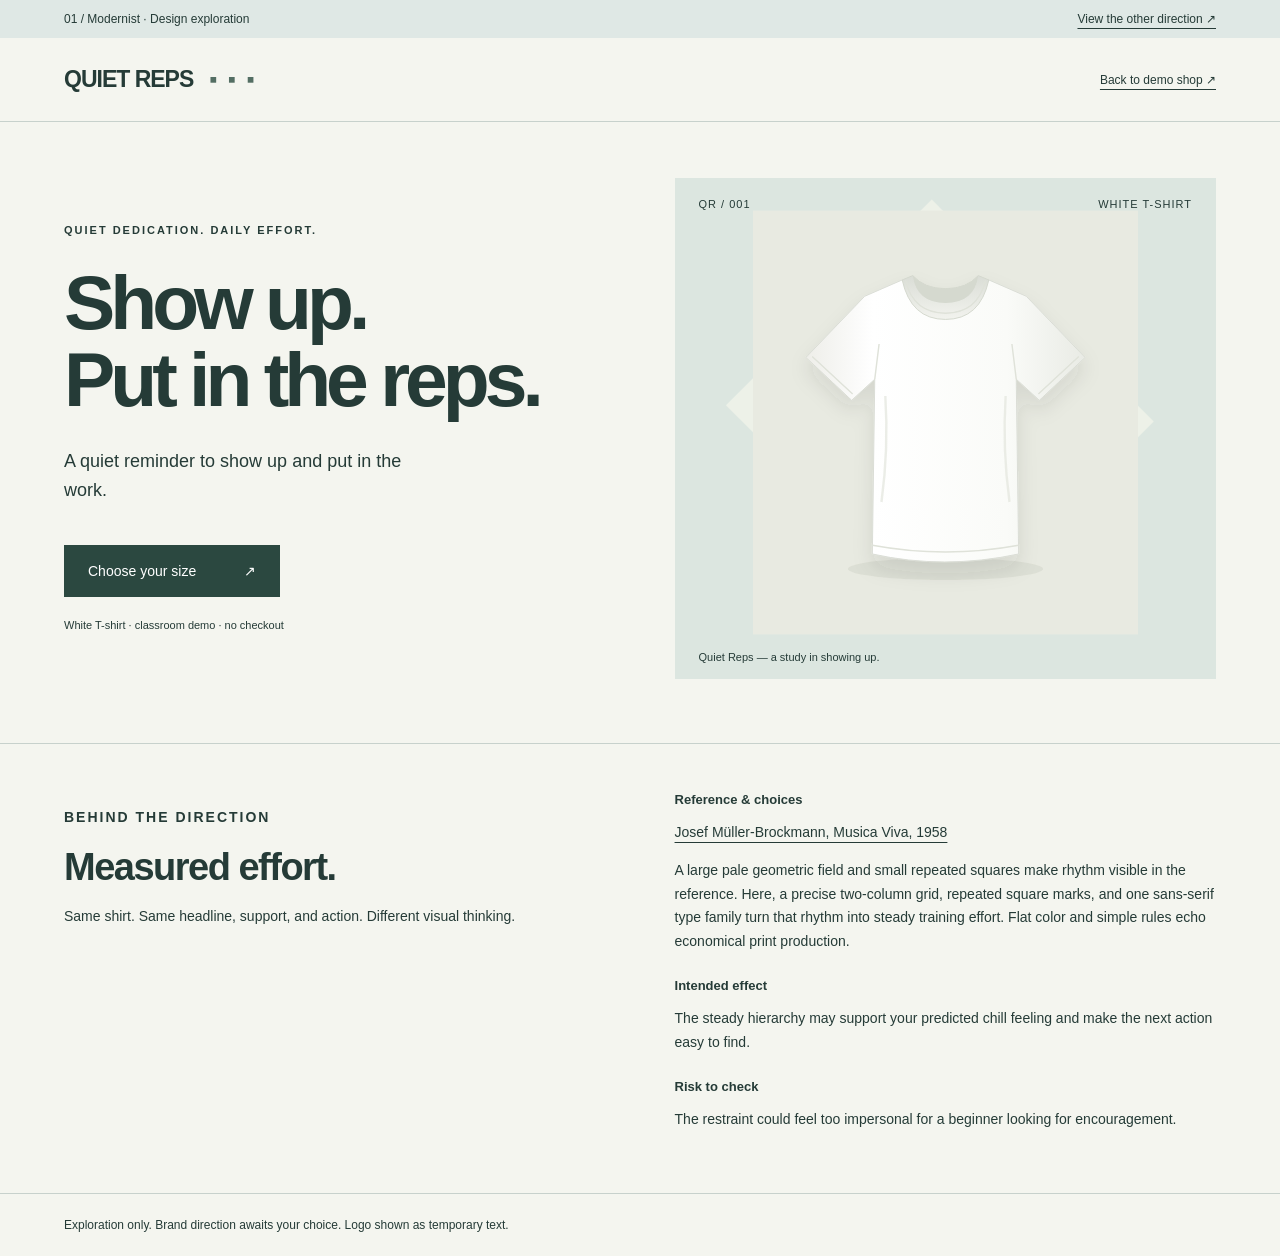
<file: public/explorations/modernist.html>
<!doctype html>
<html lang="en">
  <head>
    <meta charset="utf-8" />
    <meta name="viewport" content="width=device-width, initial-scale=1" />
    <title>Quiet Reps — Measured effort preview</title>
    <link rel="icon" href="data:," />
    <link rel="stylesheet" href="previews.css" />
  </head>
  <body class="modernist">
    <a class="skip" href="#main">Skip to content</a>
    <div class="preview-note">
      <span>01 / Modernist · Design exploration</span
      ><a href="postmodernist.html">View the other direction ↗</a>
    </div>
    <header>
      <a class="brand" href="../index.html"
        >QUIET REPS<span class="brand-mark" aria-hidden="true">▪ ▪ ▪</span></a
      ><a href="../index.html">Back to demo shop ↗</a>
    </header>
    <main id="main">
      <section class="hero" aria-labelledby="hero-title">
        <div class="hero-copy">
          <p class="eyebrow">Quiet dedication. Daily effort.</p>
          <h1 id="hero-title">Show up.<br />Put in the reps.</h1>
          <p class="support">
            A quiet reminder to show up and put in the work.
          </p>
          <a class="action" href="../index.html#product-form"
            >Choose your size <span aria-hidden="true">↗</span></a
          >
          <p class="disclaimer">White T-shirt · classroom demo · no checkout</p>
        </div>
        <div class="product">
          <div class="geometry" aria-hidden="true"></div>
          <div class="product-label">
            <span>QR / 001</span><span>White T-shirt</span>
          </div>
          <img
            src="../assets/white-shirt.svg"
            alt="Plain white, unbranded short-sleeved T-shirt"
            width="800"
            height="880"
          />
          <p class="product-caption">
            Quiet Reps <span aria-hidden="true">—</span> a study in showing up.
          </p>
        </div>
      </section>
      <section class="annotations" aria-labelledby="notes-title">
        <div>
          <p class="eyebrow">Behind the direction</p>
          <h2 id="notes-title">Measured effort.</h2>
          <p>
            Same shirt. Same headline, support, and action. Different visual
            thinking.
          </p>
        </div>
        <div>
          <h3>Reference &amp; choices</h3>
          <p>
            <a href="https://www.moma.org/collection/works/7233/"
              >Josef Müller-Brockmann, Musica Viva, 1958</a
            >
          </p>
          <p>
            A large pale geometric field and small repeated squares make rhythm
            visible in the reference. Here, a precise two-column grid, repeated
            square marks, and one sans-serif type family turn that rhythm into
            steady training effort. Flat color and simple rules echo economical
            print production.
          </p>
          <h3>Intended effect</h3>
          <p>
            The steady hierarchy may support your predicted chill feeling and
            make the next action easy to find.
          </p>
          <h3>Risk to check</h3>
          <p>
            The restraint could feel too impersonal for a beginner looking for
            encouragement.
          </p>
        </div>
      </section>
    </main>
    <footer>
      Exploration only. Brand direction awaits your choice. Logo shown as
      temporary text.
    </footer>
  </body>
</html>
</file>
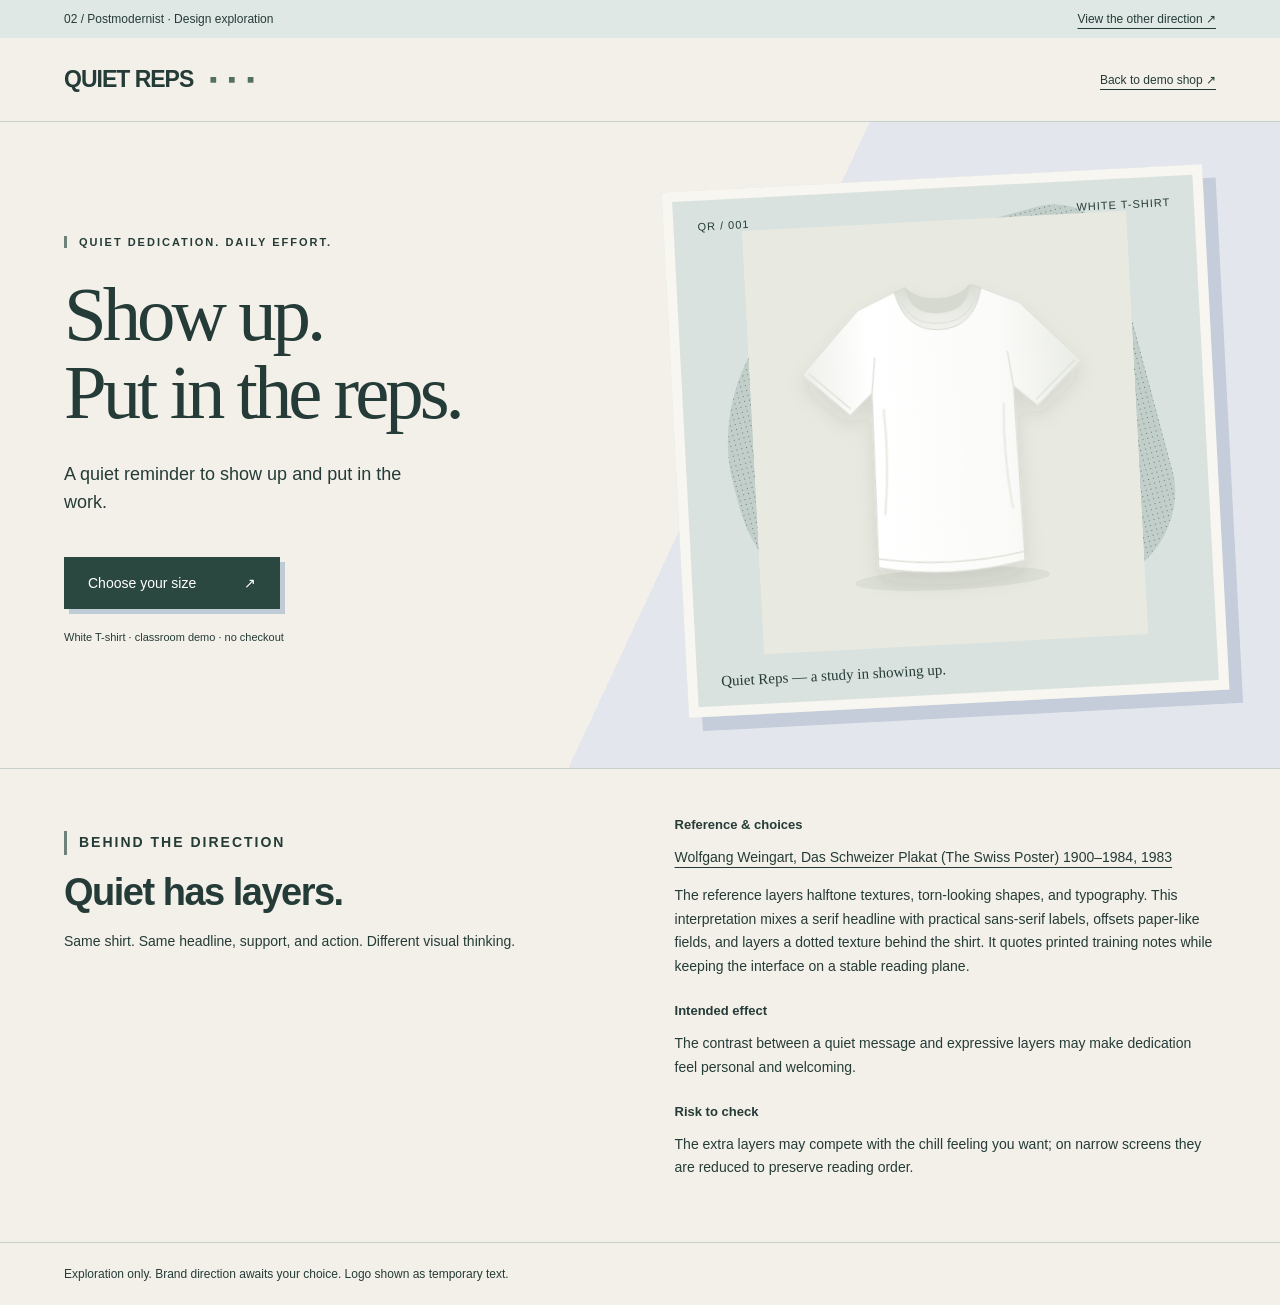
<file: public/explorations/postmodernist.html>
<!doctype html>
<html lang="en">
  <head>
    <meta charset="utf-8" />
    <meta name="viewport" content="width=device-width, initial-scale=1" />
    <title>Quiet Reps — Quiet has layers preview</title>
    <link rel="icon" href="data:," />
    <link rel="stylesheet" href="previews.css" />
  </head>
  <body class="postmodernist">
    <a class="skip" href="#main">Skip to content</a>
    <div class="preview-note">
      <span>02 / Postmodernist · Design exploration</span
      ><a href="modernist.html">View the other direction ↗</a>
    </div>
    <header>
      <a class="brand" href="../index.html"
        >QUIET REPS<span class="brand-mark" aria-hidden="true">▪ ▪ ▪</span></a
      ><a href="../index.html">Back to demo shop ↗</a>
    </header>
    <main id="main">
      <section class="hero" aria-labelledby="hero-title">
        <div class="hero-copy">
          <p class="eyebrow">Quiet dedication. Daily effort.</p>
          <h1 id="hero-title">Show up.<br />Put in the reps.</h1>
          <p class="support">
            A quiet reminder to show up and put in the work.
          </p>
          <a class="action" href="../index.html#product-form"
            >Choose your size <span aria-hidden="true">↗</span></a
          >
          <p class="disclaimer">White T-shirt · classroom demo · no checkout</p>
        </div>
        <div class="product">
          <div class="geometry" aria-hidden="true"></div>
          <div class="product-label">
            <span>QR / 001</span><span>White T-shirt</span>
          </div>
          <img
            src="../assets/white-shirt.svg"
            alt="Plain white, unbranded short-sleeved T-shirt"
            width="800"
            height="880"
          />
          <p class="product-caption">
            Quiet Reps <span aria-hidden="true">—</span> a study in showing up.
          </p>
        </div>
      </section>
      <section class="annotations" aria-labelledby="notes-title">
        <div>
          <p class="eyebrow">Behind the direction</p>
          <h2 id="notes-title">Quiet has layers.</h2>
          <p>
            Same shirt. Same headline, support, and action. Different visual
            thinking.
          </p>
        </div>
        <div>
          <h3>Reference &amp; choices</h3>
          <p>
            <a href="https://collections.lacma.org/object/207620"
              >Wolfgang Weingart, Das Schweizer Plakat (The Swiss Poster)
              1900–1984, 1983</a
            >
          </p>
          <p>
            The reference layers halftone textures, torn-looking shapes, and
            typography. This interpretation mixes a serif headline with
            practical sans-serif labels, offsets paper-like fields, and layers a
            dotted texture behind the shirt. It quotes printed training notes
            while keeping the interface on a stable reading plane.
          </p>
          <h3>Intended effect</h3>
          <p>
            The contrast between a quiet message and expressive layers may make
            dedication feel personal and welcoming.
          </p>
          <h3>Risk to check</h3>
          <p>
            The extra layers may compete with the chill feeling you want; on
            narrow screens they are reduced to preserve reading order.
          </p>
        </div>
      </section>
    </main>
    <footer>
      Exploration only. Brand direction awaits your choice. Logo shown as
      temporary text.
    </footer>
  </body>
</html>
</file>
<file: public/styles.css>
/* Shared brand tokens. Change these after you agree on your brand direction.
   Both the storefront and the live style guide use this file. */
:root {
  --color-paper: #f3f0e9;
  --color-ink: #253b37;
  --color-muted: #52645d;
  --color-line: #c5ceca;
  --color-accent: #dce0ed;
  --color-soft: #d9e2df;
  --color-white: #fff;
  --color-danger: #992e28;
  --font-body:
    system-ui, -apple-system, blinkmacsystemfont, "Segoe UI", sans-serif;
  --font-display: georgia, "Times New Roman", serif;
  --font-mono: ui-monospace, sfmono-regular, consolas, monospace;
  --space-1: 0.5rem;
  --space-2: 1rem;
  --space-3: 1.5rem;
  --space-4: 2rem;
  --space-5: 3rem;
  --space-6: 4rem;
  --page-width: 1440px;
}

* {
  box-sizing: border-box;
}

html {
  scroll-behavior: smooth;
  scroll-padding-top: 1.5rem;
}

body {
  margin: 0;
  background: var(--color-paper);
  color: var(--color-ink);
  font-family: var(--font-body);
  line-height: 1.6;
  -webkit-font-smoothing: antialiased;
}

img,
svg {
  display: block;
  max-width: 100%;
}

button,
a,
input {
  -webkit-tap-highlight-color: transparent;
}

a {
  color: inherit;
  text-underline-offset: 0.2em;
  text-decoration-thickness: 1px;
}

a:hover {
  text-decoration-thickness: 2px;
}

button,
input {
  font: inherit;
}

button {
  cursor: pointer;
}

button:disabled {
  cursor: default;
}

:focus-visible {
  outline: 3px solid var(--color-ink);
  outline-offset: 5px;
}

[hidden] {
  display: none !important;
}

::selection {
  background: var(--color-accent);
  color: var(--color-ink);
}

h1,
h2,
h3,
p {
  margin: 0;
}

h1,
h2,
h3 {
  font-family: var(--font-display);
  font-weight: 550;
}

h1 {
  font-size: clamp(3.4rem, 6.25vw, 6.6rem);
  line-height: 0.99;
  letter-spacing: -0.075em;
}

h2 {
  font-size: clamp(2rem, 3.6vw, 3.75rem);
  line-height: 1.08;
  letter-spacing: -0.055em;
}

h3 {
  font-size: 1.3rem;
  line-height: 1.3;
  letter-spacing: -0.03em;
}

p + p {
  margin-top: var(--space-2);
}

.wrap {
  width: min(calc(100% - 6rem), var(--page-width));
  margin-inline: auto;
}

.muted {
  color: var(--color-muted);
}

.eyebrow,
.micro-label,
.visual-label,
.image-caption,
.section-number,
.type-label,
.token-name {
  font-family: var(--font-mono);
  font-size: 0.68rem;
  font-weight: 500;
  line-height: 1.5;
  letter-spacing: 0.06em;
  text-transform: uppercase;
}

.eyebrow {
  display: flex;
  align-items: center;
  gap: 0.55rem;
}

.status-dot {
  width: 7px;
  height: 7px;
  display: inline-block;
  background: var(--color-ink);
  border-radius: 50%;
}

.skip-link {
  position: fixed;
  top: 8px;
  left: 8px;
  z-index: 10;
  transform: translateY(-180%);
  padding: 0.75rem 1rem;
  background: var(--color-ink);
  color: var(--color-white);
}

.skip-link:focus {
  transform: translateY(0);
}

.starter-notice {
  display: flex;
  justify-content: space-between;
  align-items: center;
  gap: 1.5rem;
  padding: 0.8rem 3rem;
  background: var(--color-accent);
  font-size: 0.73rem;
  line-height: 1.5;
}

.starter-notice a {
  flex-shrink: 0;
  font-weight: 650;
}

.site-header {
  min-height: 106px;
  display: flex;
  align-items: center;
  gap: 3rem;
  border-bottom: 1px solid var(--color-line);
}

.brand-link {
  display: inline-block;
  flex-shrink: 0;
}

.wordmark {
  width: 150px;
  height: auto;
}

.main-nav {
  display: flex;
  justify-content: center;
  align-items: center;
  gap: 2rem;
  margin-inline: auto;
}

.nav-link,
.bag-link {
  text-decoration: none;
  font-size: 0.8rem;
}

.nav-link {
  padding-block: 0.5rem;
  border-bottom: 1px solid transparent;
}

.nav-link:hover,
.nav-link[aria-current="page"] {
  border-color: currentcolor;
}

.bag-link {
  display: flex;
  align-items: center;
  gap: 0.65rem;
  white-space: nowrap;
}

.bag-count {
  display: grid;
  place-items: center;
  min-width: 1.7rem;
  height: 1.7rem;
  border: 1px solid var(--color-ink);
  border-radius: 50%;
  font-size: 0.7rem;
}

.product-section {
  display: grid;
  grid-template-columns: 1.13fr 1fr;
  gap: clamp(3rem, 7vw, 8rem);
  padding-block: var(--space-5) 5rem;
  align-items: start;
}

.product-visual {
  position: relative;
  background: var(--color-soft);
  transform: rotate(-2deg);
  border: 9px solid var(--color-paper);
  box-shadow: 12px 12px 0 var(--color-accent);
}

.visual-label {
  position: absolute;
  z-index: 1;
  inset: 1.3rem 1.4rem auto;
  display: flex;
  justify-content: space-between;
  gap: 1rem;
  font-size: 0.6rem;
}

.shirt-image {
  width: 100%;
  height: auto;
  aspect-ratio: 800 / 880;
  object-fit: contain;
}

.image-caption {
  display: flex;
  align-items: center;
  justify-content: space-between;
  gap: 1rem;
  padding: 1.2rem 1.4rem;
  border-top: 1px solid var(--color-line);
  font-size: 0.59rem;
}

.image-caption > :last-child {
  font-family: var(--font-body);
  font-size: 1.5rem;
  line-height: 1;
}

.product-information {
  max-width: 530px;
  padding-block: 1rem;
}

.product-information h1 {
  margin-top: 1.6rem;
  font-size: clamp(3.5rem, 5.5vw, 6.5rem);
}

.product-intro {
  font-size: 1.2rem;
  line-height: 1.5;
  margin-top: 1.8rem;
  letter-spacing: -0.025em;
}

.product-description {
  margin-top: 0.6rem;
  font-size: 0.88rem;
  max-width: 430px;
}

.price-row {
  display: flex;
  align-items: center;
  justify-content: space-between;
  gap: 1rem;
  margin-block: 2rem 1.5rem;
  padding-bottom: 1.2rem;
  border-bottom: 1px solid var(--color-line);
}

.price {
  font-size: 1.65rem;
  letter-spacing: -0.04em;
  font-weight: 600;
}

.price span {
  font-family: var(--font-mono);
  font-size: 0.65rem;
  font-weight: 400;
  letter-spacing: 0;
  margin-left: 0.25rem;
}

.price-row .micro-label {
  color: var(--color-muted);
  font-size: 0.6rem;
}

fieldset {
  padding: 0;
  margin: 0;
  border: 0;
  min-width: 0;
}

legend {
  padding: 0;
  font-size: 0.84rem;
  font-weight: 650;
}

.field-help {
  margin-top: 0.3rem;
  color: var(--color-muted);
  font-size: 0.74rem;
}

.size-options {
  display: grid;
  grid-template-columns: repeat(4, 1fr);
  gap: 0.6rem;
  margin-top: 1rem;
}

.size-option {
  position: relative;
  cursor: pointer;
}

.size-option input {
  position: absolute;
  opacity: 0;
  width: 100%;
  height: 100%;
  margin: 0;
  cursor: pointer;
}

.size-option span {
  display: grid;
  place-items: center;
  min-height: 3.2rem;
  border: 1px solid var(--color-line);
  background: var(--color-paper);
  font-size: 0.83rem;
  transition:
    background 150ms ease,
    border-color 150ms ease;
}

.size-option input:checked + span {
  background: var(--color-ink);
  border-color: var(--color-ink);
  color: var(--color-paper);
}

.size-option input:hover + span {
  border-color: var(--color-ink);
}

.size-option input:focus-visible + span {
  outline: 3px solid var(--color-ink);
  outline-offset: 4px;
}

.size-option input:focus-visible {
  outline: none;
}

.field-error {
  color: var(--color-danger);
  font-size: 0.8rem;
  margin-top: 0.9rem;
  font-weight: 550;
}

.button {
  display: inline-flex;
  align-items: center;
  justify-content: space-between;
  gap: 2rem;
  min-height: 3.4rem;
  border: 1px solid var(--color-ink);
  padding: 0.9rem 1.25rem;
  font-size: 0.82rem;
  font-weight: 550;
  line-height: 1.4;
  text-decoration: none;
  transition:
    background 150ms ease,
    color 150ms ease;
}

.button > span[aria-hidden] {
  font-size: 1.25rem;
  line-height: 1;
}

.button-primary {
  background: var(--color-ink);
  color: var(--color-paper);
}

.button-primary:hover {
  background: var(--color-accent);
  color: var(--color-ink);
}

.button-secondary {
  background: transparent;
  color: var(--color-ink);
}

.button-secondary:hover {
  background: var(--color-soft);
}

.add-button {
  width: 100%;
  margin-top: 1.4rem;
}

.demo-disclaimer {
  font-size: 0.68rem;
  line-height: 1.65;
  color: var(--color-muted);
  margin-top: 0.9rem;
  max-width: 420px;
}

.product-facts {
  margin-bottom: 0;
  margin-top: 1.8rem;
}

.product-facts div {
  display: flex;
  justify-content: space-between;
  gap: 1rem;
  padding-block: 0.62rem;
  border-top: 1px solid var(--color-line);
  font-size: 0.71rem;
}

.product-facts dt {
  color: var(--color-muted);
}

.product-facts dd {
  margin: 0;
  font-weight: 500;
  text-align: right;
}

.bag-section {
  display: grid;
  grid-template-columns: 1fr 1fr;
  gap: 3rem;
  border-top: 1px solid var(--color-line);
  padding-block: 3rem;
}

.bag-section h2 {
  margin-top: 0.6rem;
  font-size: clamp(2rem, 3vw, 3rem);
}

.bag-details {
  padding-top: 0.2rem;
  font-size: 0.85rem;
}

.bag-message {
  max-width: 500px;
}

.bag-items {
  list-style: none;
  margin: 1rem 0;
  padding: 0;
}

.bag-items:empty {
  margin: 0;
}

.bag-items li {
  padding-block: 0.55rem;
  border-bottom: 1px solid var(--color-line);
  font-size: 0.78rem;
}

.text-button {
  padding: 0.5rem 0;
  border: 0;
  background: transparent;
  color: var(--color-ink);
  font-size: 0.8rem;
  text-decoration: underline;
  text-underline-offset: 0.25rem;
}

.text-button:disabled {
  opacity: 0.5;
}

.bag-details .field-help {
  margin-top: 0.4rem;
  font-size: 0.69rem;
}

.starter-next {
  display: grid;
  grid-template-columns: 1fr 1fr;
  gap: 1.5rem 3rem;
  background: var(--color-accent);
  padding: 2.7rem 3rem 3rem;
  margin-block: 1rem 4rem;
}

.starter-next > .eyebrow {
  grid-column: 1 / -1;
}

.starter-next > div {
  max-width: 470px;
  font-size: 0.86rem;
}

.starter-next .button {
  margin-top: 1.6rem;
}

.site-footer {
  display: flex;
  align-items: center;
  justify-content: space-between;
  gap: 2rem;
  border-top: 1px solid var(--color-line);
  padding-block: 1.6rem;
  font-size: 0.67rem;
  color: var(--color-muted);
}

.footer-tagline {
  margin: 0;
}

.footer-separator {
  margin-inline: 0.6rem;
  color: var(--color-ink);
}

.site-footer a {
  color: var(--color-ink);
}

/* Shared editorial pages */
.page-hero {
  padding-block: 4.5rem 3.8rem;
  display: grid;
  grid-template-columns: 1.25fr 0.75fr;
  align-items: end;
  gap: 1.3rem 4rem;
}

.page-hero > .eyebrow {
  grid-column: 1 / -1;
}

.page-hero h1 {
  font-size: clamp(3.5rem, 6.8vw, 7.3rem);
}

.page-hero .hero-summary {
  max-width: 400px;
  font-size: 0.95rem;
  color: var(--color-muted);
  padding-bottom: 0.25rem;
}

.hero-summary strong {
  font-weight: 550;
  color: var(--color-ink);
}

.page-subnav {
  display: flex;
  flex-wrap: wrap;
  gap: 0.6rem 1.8rem;
  padding-block: 1rem;
  border-top: 1px solid var(--color-line);
  border-bottom: 1px solid var(--color-line);
  font-size: 0.76rem;
}

.section-link {
  text-decoration: none;
}

.section-link:hover {
  text-decoration: underline;
}

.guide-section {
  padding-block: 3rem;
  border-bottom: 1px solid var(--color-line);
  display: grid;
  grid-template-columns: 0.32fr 1fr;
  column-gap: 3rem;
}

.section-heading .section-number {
  color: var(--color-muted);
  display: block;
  margin-bottom: 0.8rem;
}

.section-heading h2 {
  font-size: clamp(1.7rem, 2.5vw, 2.65rem);
}

.section-heading p {
  font-size: 0.78rem;
  color: var(--color-muted);
  margin-top: 1rem;
  max-width: 210px;
}

.guide-content {
  min-width: 0;
}

.draft-label {
  display: inline-block;
  padding: 0.3rem 0.55rem;
  background: var(--color-accent);
  color: var(--color-ink);
  font-family: var(--font-mono);
  font-size: 0.6rem;
  line-height: 1.4;
  letter-spacing: 0.03em;
  text-transform: uppercase;
}

.decision-grid {
  display: grid;
  grid-template-columns: repeat(3, 1fr);
  gap: 1.5rem;
  margin-top: 1.6rem;
}

.decision-grid > div {
  border-top: 1px solid var(--color-line);
  padding-top: 0.8rem;
}

.decision-grid h3 {
  font-size: 0.85rem;
  font-weight: 650;
  letter-spacing: 0;
}

.decision-grid p {
  font-size: 0.8rem;
  color: var(--color-muted);
  margin-top: 0.5rem;
}

.decision-grid .undecided {
  font-size: 1.5rem;
  font-weight: 450;
  color: var(--color-ink);
  letter-spacing: -0.04em;
}

.logo-board {
  min-height: 230px;
  display: grid;
  place-items: center;
  padding: 3rem;
  background: var(--color-white);
  border: 1px solid var(--color-line);
}

.logo-board img {
  width: min(100%, 380px);
}

.logo-variants {
  display: grid;
  grid-template-columns: 1fr 1fr;
  border: 1px solid var(--color-line);
  border-top: 0;
}

.logo-variant {
  min-height: 140px;
  padding: 1.5rem;
  display: flex;
  flex-direction: column;
  justify-content: space-between;
  gap: 1.5rem;
}

.logo-variant + .logo-variant {
  border-left: 1px solid var(--color-line);
}

.logo-small {
  width: 110px;
  height: auto;
}

.logo-mono {
  width: 190px;
  filter: none;
}

.logo-variant p,
.guide-note {
  font-size: 0.73rem;
  color: var(--color-muted);
}

.guide-note {
  margin-top: 1rem;
  max-width: 680px;
}

.palette-grid {
  display: grid;
  grid-template-columns: repeat(5, 1fr);
  gap: 0.65rem;
}

.color-swatch {
  height: 120px;
  border: 1px solid var(--color-line);
  background: var(--swatch-color);
}

.palette-card h3 {
  font-size: 0.76rem;
  letter-spacing: 0;
  font-weight: 650;
  margin-top: 0.65rem;
}

.palette-card code {
  font-family: var(--font-mono);
  font-size: 0.65rem;
  color: var(--color-muted);
  display: block;
  margin-top: 0.15rem;
}

.palette-card p {
  font-size: 0.66rem;
  color: var(--color-muted);
  margin-top: 0.4rem;
  line-height: 1.5;
}

.type-specimen {
  border-top: 1px solid var(--color-line);
  padding-block: 1.3rem;
}

.type-specimen:first-child {
  border-top: 0;
  padding-top: 0;
}

.type-label {
  display: block;
  margin-bottom: 1rem;
  color: var(--color-muted);
  font-size: 0.6rem;
}

.type-display {
  font-family: var(--font-display);
  font-size: clamp(2.5rem, 4.5vw, 5rem);
  font-weight: 550;
  letter-spacing: -0.075em;
  line-height: 1;
  max-width: 700px;
}

.type-body {
  font-family: var(--font-body);
  font-size: 1rem;
  max-width: 570px;
}

.type-mono {
  font-family: var(--font-mono);
  text-transform: uppercase;
  font-size: 0.7rem;
  letter-spacing: 0.06em;
}

.spacing-grid {
  display: flex;
  flex-wrap: wrap;
  align-items: start;
  gap: 2rem;
}

.spacing-token {
  min-width: 52px;
}

.spacing-bar {
  width: var(--token-size);
  height: 40px;
  background: var(--color-ink);
  margin-bottom: 0.9rem;
}

.token-name {
  display: block;
  font-size: 0.6rem;
}

.spacing-token code {
  font-family: var(--font-mono);
  color: var(--color-muted);
  font-size: 0.65rem;
}

.button-samples {
  display: flex;
  flex-wrap: wrap;
  gap: 1rem;
}

.button-samples .button {
  min-width: 185px;
}

.voice-grid {
  display: grid;
  grid-template-columns: 1fr 1fr;
  gap: 2rem;
}

.voice-grid h3 {
  font-size: 0.95rem;
  font-weight: 600;
  margin-bottom: 0.65rem;
}

.voice-grid p {
  font-size: 0.84rem;
  color: var(--color-muted);
}

.voice-example {
  font-size: 1.7rem !important;
  color: var(--color-ink) !important;
  letter-spacing: -0.035em;
  line-height: 1.3;
}

.guide-footer-note {
  display: flex;
  gap: 2rem;
  align-items: center;
  justify-content: space-between;
  background: var(--color-soft);
  padding: 1.5rem 2rem;
  margin-block: 2rem 4rem;
}

.guide-footer-note p {
  font-size: 0.83rem;
  max-width: 680px;
}

.guide-footer-note a {
  font-size: 0.8rem;
  white-space: nowrap;
}

@media (width >= 1600px) {
  .product-section {
    gap: 8rem;
  }
}

@media (width <= 1100px) {
  .wrap {
    width: calc(100% - 4rem);
  }

  .starter-notice {
    padding-inline: 2rem;
  }

  .site-header {
    gap: 1.7rem;
  }

  .main-nav {
    gap: 1.25rem;
  }

  .product-section {
    gap: 3rem;
    align-items: start;
  }

  .product-information h1 {
    font-size: clamp(3.4rem, 7vw, 5rem);
  }

  .product-information {
    padding-top: 0.5rem;
  }

  .product-intro {
    margin-top: 1.4rem;
  }

  .price-row {
    margin-top: 1.5rem;
  }

  .page-hero {
    column-gap: 2rem;
  }

  .guide-section {
    grid-template-columns: 0.35fr 1fr;
    gap: 2rem;
  }

  .palette-grid {
    grid-template-columns: repeat(3, 1fr);
    row-gap: 1.6rem;
  }
}

@media (width <= 760px) {
  .wrap {
    width: calc(100% - 2.5rem);
  }

  .starter-notice {
    padding: 0.75rem 1.25rem;
    font-size: 0.67rem;
    gap: 1rem;
  }

  .starter-notice > span {
    max-width: 480px;
  }

  .starter-notice a {
    font-size: 0.65rem;
  }

  .site-header {
    min-height: 108px;
    display: grid;
    grid-template-columns: 1fr auto;
    gap: 0.5rem 1rem;
    padding-block: 1.2rem 1rem;
  }

  .wordmark {
    width: 130px;
  }

  .main-nav {
    grid-row: 2;
    grid-column: 1 / -1;
    margin: 0;
    justify-content: flex-start;
    gap: 1.5rem;
  }

  .nav-link,
  .bag-link {
    font-size: 0.73rem;
  }

  .bag-link {
    grid-column: 2;
    grid-row: 1;
  }

  .bag-count {
    min-width: 1.5rem;
    height: 1.5rem;
  }

  .product-section {
    grid-template-columns: 1fr;
    gap: 2rem;
    padding-block: 1.5rem 3rem;
  }

  .product-visual {
    max-width: 600px;
    width: 100%;
    margin-inline: auto;
  }

  .shirt-image {
    max-height: 530px;
  }

  .product-information {
    max-width: none;
    padding: 0;
  }

  .product-information h1 {
    font-size: clamp(4.2rem, 13vw, 7rem);
    margin-top: 1rem;
  }

  .product-intro {
    font-size: 1.1rem;
    margin-top: 1.4rem;
  }

  .product-description {
    max-width: 580px;
  }

  .product-facts {
    margin-top: 1.5rem;
  }

  .bag-section {
    grid-template-columns: 1fr;
    gap: 1.3rem;
    padding-block: 2rem;
  }

  .bag-section h2 {
    margin-top: 0.6rem;
  }

  .starter-next {
    grid-template-columns: 1fr;
    padding: 1.8rem;
    gap: 1.3rem;
    margin-block: 1rem 3rem;
  }

  .starter-next > div {
    max-width: none;
  }

  .site-footer {
    flex-wrap: wrap;
    gap: 0.7rem 2rem;
    padding-block: 1.5rem;
  }

  .footer-tagline {
    display: none;
  }

  .page-hero {
    padding-block: 2.5rem;
    grid-template-columns: 1fr;
    row-gap: 1.4rem;
  }

  .page-hero h1 {
    font-size: clamp(3.7rem, 11vw, 6rem);
  }

  .page-hero .hero-summary {
    max-width: 570px;
    font-size: 0.9rem;
  }

  .page-subnav {
    gap: 0.6rem 1.2rem;
    font-size: 0.72rem;
  }

  .guide-section {
    grid-template-columns: 1fr;
    gap: 1.8rem;
    padding-block: 2.3rem;
  }

  .section-heading {
    display: grid;
    grid-template-columns: 1fr 1fr;
    column-gap: 2rem;
  }

  .section-heading .section-number {
    grid-column: 1 / -1;
    margin-bottom: 0.5rem;
  }

  .section-heading p {
    max-width: none;
    margin: 0;
    font-size: 0.73rem;
  }

  .decision-grid {
    gap: 1rem;
  }

  .decision-grid .undecided {
    font-size: 1.3rem;
  }

  .decision-grid p {
    font-size: 0.73rem;
  }

  .palette-grid {
    grid-template-columns: repeat(5, 1fr);
  }

  .color-swatch {
    height: 85px;
  }

  .palette-card p {
    font-size: 0.62rem;
  }

  .palette-card code {
    font-size: 0.57rem;
  }

  .guide-footer-note {
    flex-direction: column;
    align-items: start;
    gap: 1rem;
    margin-block: 1.5rem 3rem;
    padding: 1.5rem;
  }
}

@media (width <= 420px) {
  .starter-notice {
    align-items: start;
    flex-direction: column;
    gap: 0.35rem;
  }

  .visual-label {
    inset: 1rem 1rem auto;
    font-size: 0.53rem;
  }

  .image-caption {
    font-size: 0.53rem;
    padding: 1rem;
  }

  .price-row .micro-label {
    font-size: 0.54rem;
  }

  .section-heading {
    grid-template-columns: 1fr;
    gap: 0.6rem;
  }

  .section-heading .section-number {
    margin: 0;
  }

  .decision-grid {
    grid-template-columns: 1fr;
    gap: 1.2rem;
  }

  .decision-grid > div {
    display: grid;
    grid-template-columns: 0.5fr 1fr;
    gap: 0.4rem 1rem;
  }

  .decision-grid p {
    margin-top: 0;
  }

  .decision-grid p:last-child {
    grid-column: 2;
  }

  .palette-grid {
    grid-template-columns: repeat(3, 1fr);
  }

  .color-swatch {
    height: 90px;
  }

  .logo-board {
    min-height: 190px;
    padding: 2rem;
  }

  .logo-variants {
    grid-template-columns: 1fr;
  }

  .logo-variant {
    min-height: 125px;
  }

  .logo-variant + .logo-variant {
    border-left: 0;
    border-top: 1px solid var(--color-line);
  }

  .voice-grid {
    grid-template-columns: 1fr;
    gap: 1.5rem;
  }
}

@media (prefers-reduced-motion: reduce) {
  html {
    scroll-behavior: auto;
  }

  *,
  *::before,
  *::after {
    transition: none !important;
    animation: none !important;
  }
}

/* Quiet Reps: layered calm, shared by storefront and live guide. */

.product-information h1,
.type-display,
.page-hero h1 {
  font-family: var(--font-display);
  font-weight: 400;
  letter-spacing: -0.055em;
}

.ritual-section {
  display: grid;
  grid-template-columns: 1fr 1fr;
  gap: 4rem;
  padding-block: 4rem;
  border-top: 1px solid var(--color-line);
}

.ritual-section h2,
.brand-story h2 {
  font-family: var(--font-display);
  font-size: clamp(2.3rem, 4vw, 4rem);
  font-weight: 400;
  letter-spacing: -0.04em;
  line-height: 1.1;
  margin-bottom: 1.5rem;
}

.ritual-section .eyebrow,
.brand-story .eyebrow {
  margin-bottom: 1.5rem;
}

.intention-panel {
  background: var(--color-soft);
  padding: 2rem;
}

.intention-panel label {
  display: block;
  font-weight: 600;
  margin-bottom: 1rem;
}

.intention-panel select {
  font: inherit;
  width: 100%;
  padding: 0.8rem;
  background: var(--color-paper);
  color: var(--color-ink);
  border: 1px solid var(--color-muted);
}

#intention-message {
  margin-block: 1.5rem;
}

.intention-panel .field-help {
  margin-top: 1rem;
}

.brand-story {
  padding: 3rem 2rem;
  background: var(--color-accent);
  margin-bottom: 4rem;
}

.brand-story p {
  max-width: 650px;
  margin-bottom: 1.5rem;
}

@media (width <= 760px) {
  .product-visual {
    transform: rotate(-1deg);
    width: calc(100% - 12px);
    margin-bottom: 1rem;
    box-shadow: 6px 6px 0 var(--color-accent);
  }

  .product-information h1 {
    font-size: clamp(3.4rem, 13vw, 5rem);
  }

  .ritual-section {
    grid-template-columns: 1fr;
    gap: 2rem;
    padding-block: 2.5rem;
  }

  .intention-panel {
    padding: 1.3rem;
  }

  .decision-grid .undecided {
    overflow-wrap: anywhere;
  }
}
</file>
<file: public/studio.css>
/* Assignment overview: the README remains the setup authority. */
.studio-hero {
  padding-bottom: 3rem;
}

.studio-hero h1 {
  font-size: clamp(4rem, 8.4vw, 9rem);
}

.studio-hero .hero-summary {
  padding-bottom: 0.4rem;
}

.studio-hero .button {
  margin-top: 1.8rem;
}

.studio-ribbon {
  display: grid;
  grid-template-columns: 1fr auto;
  align-items: center;
  gap: 1.5rem;
  background: var(--color-accent);
  padding: 1.6rem 2rem;
}

.cycle {
  font-size: clamp(1.15rem, 2vw, 1.8rem);
  font-weight: 550;
  letter-spacing: -0.04em;
  line-height: 1.5;
}

.cycle span {
  font-weight: 350;
  margin-inline: 0.3rem;
}

.studio-ribbon .micro-label {
  max-width: 205px;
  text-align: right;
  font-size: 0.6rem;
}

.studio-intro {
  display: grid;
  grid-template-columns: 1fr 1fr;
  gap: 4rem;
  padding-block: 4rem;
  border-bottom: 1px solid var(--color-line);
}

.studio-intro h2 {
  margin-top: 0.9rem;
}

.studio-intro p {
  font-size: 0.9rem;
  color: var(--color-muted);
  max-width: 540px;
}

.studio-intro .lead {
  font-size: 1.15rem;
  color: var(--color-ink);
  line-height: 1.55;
  letter-spacing: -0.025em;
}

.path-section {
  padding-block: 4rem;
}

.path-intro {
  display: flex;
  justify-content: space-between;
  gap: 2rem;
  align-items: end;
  margin-bottom: 2rem;
}

.path-intro h2 {
  margin-top: 0.8rem;
}

.path-intro > p {
  font-size: 0.85rem;
  color: var(--color-muted);
  max-width: 340px;
}

.studio-path {
  margin: 0;
  padding: 0;
  list-style: none;
  display: grid;
  grid-template-columns: repeat(3, 1fr);
  border-top: 1px solid var(--color-line);
  border-left: 1px solid var(--color-line);
}

.studio-path > li {
  min-height: 280px;
  border-right: 1px solid var(--color-line);
  border-bottom: 1px solid var(--color-line);
  padding: 1.7rem;
  display: flex;
  flex-direction: column;
}

.stage-number {
  font-family: var(--font-mono);
  font-size: 0.7rem;
  color: var(--color-muted);
  margin-bottom: 2rem;
}

.studio-path h3 {
  font-size: 1.5rem;
  margin-bottom: 0.75rem;
}

.studio-path p {
  font-size: 0.8rem;
  color: var(--color-muted);
}

.studio-path .stage-output {
  font-size: 0.64rem;
  text-transform: uppercase;
  font-family: var(--font-mono);
  letter-spacing: 0.025em;
  margin-top: auto;
  padding-top: 1.5rem;
  color: var(--color-ink);
}

.comparison-section {
  display: grid;
  grid-template-columns: 0.6fr 1fr;
  gap: 4rem;
  padding-block: 3rem 4rem;
  border-top: 1px solid var(--color-line);
}

.comparison-section h2 {
  font-size: clamp(2rem, 3vw, 3rem);
  margin-top: 0.75rem;
}

.comparison-description {
  color: var(--color-muted);
  font-size: 0.82rem;
  margin-top: 1rem;
  max-width: 350px;
}

.comparison-grid {
  display: grid;
  grid-template-columns: 1fr 1fr;
  gap: 1rem;
}

.direction-card {
  border: 1px solid var(--color-line);
  padding: 1rem;
}

.direction-sketch {
  height: 160px;
  margin-bottom: 1.2rem;
  background: var(--color-white);
  overflow: hidden;
  position: relative;
}

.modern-sketch {
  display: grid;
  grid-template-columns: repeat(3, 1fr);
  gap: 0.5rem;
  padding: 1.2rem;
}

.modern-sketch::before {
  content: "Aa";
  font-size: 3.8rem;
  font-weight: 650;
  line-height: 1;
  letter-spacing: -0.08em;
  grid-column: 1 / -1;
}

.modern-sketch i {
  display: block;
  background: var(--color-ink);
  height: 0.4rem;
}

.postmodern-sketch::before {
  content: "Aa";
  position: absolute;
  font-family: Georgia, serif;
  font-style: italic;
  font-size: 5rem;
  transform: rotate(-14deg);
  inset: 0 0 auto 1rem;
  z-index: 1;
}

.postmodern-sketch::after {
  content: "TYPE";
  position: absolute;
  right: -3px;
  bottom: 16px;
  font-weight: 800;
  font-size: 2.5rem;
  letter-spacing: -0.075em;
  transform: rotate(9deg);
  text-decoration: underline;
  text-decoration-color: var(--color-accent);
  text-decoration-thickness: 16px;
  text-underline-offset: -8px;
}

.postmodern-sketch i {
  position: absolute;
  display: block;
  width: 100px;
  height: 100px;
  right: 15px;
  top: 10px;
  background: var(--color-accent);
  border-radius: 50%;
}

.modern-sketch i:last-child {
  background: var(--color-accent);
}

.direction-card h3 {
  font-size: 1rem;
  margin-bottom: 0.5rem;
}

.direction-card p {
  font-size: 0.75rem;
  color: var(--color-muted);
}

.comparison-caption {
  grid-column: 1 / -1;
  color: var(--color-muted);
  font-size: 0.68rem;
}

.example-section {
  padding: 2.5rem 3rem;
  background: var(--color-soft);
  display: grid;
  grid-template-columns: 0.6fr 1fr;
  gap: 3rem;
  margin-bottom: 4rem;
}

.example-section h2 {
  font-size: 2.3rem;
  margin-top: 0.8rem;
}

.example-chain {
  display: grid;
  grid-template-columns: 1fr;
  gap: 1.2rem;
}

.example-step {
  display: grid;
  grid-template-columns: 100px 1fr;
  gap: 1rem;
  padding-bottom: 1rem;
  border-bottom: 1px solid var(--color-line);
}

.example-step:last-child {
  padding-bottom: 0;
  border-bottom: 0;
}

.example-step .micro-label {
  font-size: 0.6rem;
  padding-top: 0.25rem;
}

.example-step p {
  font-size: 0.84rem;
}

.coach-section {
  display: grid;
  grid-template-columns: 1fr 1fr;
  gap: 4rem;
  border-top: 1px solid var(--color-line);
  padding-block: 3rem;
}

.coach-section h2 {
  margin-top: 0.8rem;
}

.coach-section p {
  font-size: 0.85rem;
  color: var(--color-muted);
  margin-top: 1rem;
  max-width: 470px;
}

.coach-quote {
  background: var(--color-white);
  border: 1px solid var(--color-line);
  margin: 0;
  padding: 2rem;
}

.coach-quote .micro-label {
  font-size: 0.6rem;
}

.coach-quote p {
  color: var(--color-ink);
  font-size: 1.3rem;
  line-height: 1.5;
  letter-spacing: -0.03em;
}

.coach-quote footer {
  font-family: var(--font-mono);
  font-size: 0.6rem;
  text-transform: uppercase;
  color: var(--color-muted);
  margin-top: 1.5rem;
}

.resource-section {
  border-top: 1px solid var(--color-line);
  padding-block: 3rem 4rem;
}

.resource-section h2 {
  margin-top: 0.8rem;
}

.resource-grid {
  display: grid;
  grid-template-columns: repeat(4, 1fr);
  gap: 1rem;
  margin-top: 2rem;
}

.resource-card {
  display: block;
  border: 1px solid var(--color-line);
  padding: 1.4rem;
  text-decoration: none;
}

.resource-card:hover {
  background: var(--color-soft);
}

.resource-card span {
  display: block;
  margin-bottom: 1rem;
  font-size: 0.66rem;
  font-family: var(--font-mono);
}

.resource-card h3 {
  font-size: 1rem;
}

.resource-card p {
  font-size: 0.74rem;
  color: var(--color-muted);
  margin-top: 0.6rem;
}

@media (width <= 1100px) {
  .studio-path > li {
    padding: 1.4rem;
  }

  .comparison-section {
    grid-template-columns: 0.65fr 1fr;
    gap: 2rem;
  }

  .example-section {
    gap: 2rem;
    padding: 2rem;
  }
}

@media (width <= 760px) {
  .studio-hero h1 {
    font-size: clamp(4rem, 13vw, 7rem);
  }

  .studio-hero .button {
    margin-top: 1.3rem;
  }

  .studio-ribbon {
    padding: 1.5rem;
    grid-template-columns: 1fr;
    gap: 0.7rem;
  }

  .studio-ribbon .micro-label {
    text-align: left;
    max-width: none;
  }

  .cycle span {
    margin-inline: 0.1rem;
  }

  .studio-intro {
    grid-template-columns: 1fr;
    gap: 1.7rem;
    padding-block: 2.5rem;
  }

  .studio-intro p {
    max-width: none;
  }

  .path-section {
    padding-block: 2.5rem;
  }

  .path-intro {
    align-items: start;
    flex-direction: column;
    gap: 1.2rem;
  }

  .path-intro > p {
    max-width: 540px;
  }

  .studio-path {
    grid-template-columns: repeat(2, 1fr);
  }

  .studio-path > li {
    min-height: 270px;
  }

  .studio-path h3 {
    font-size: 1.3rem;
  }

  .stage-number {
    margin-bottom: 1.5rem;
  }

  .comparison-section {
    grid-template-columns: 1fr;
    gap: 1.5rem;
    padding-block: 2.5rem;
  }

  .comparison-description {
    max-width: 540px;
  }

  .example-section {
    grid-template-columns: 1fr;
    gap: 2rem;
    padding: 1.6rem;
    margin-bottom: 2.5rem;
  }

  .coach-section {
    grid-template-columns: 1fr;
    gap: 1.7rem;
    padding-block: 2.5rem;
  }

  .coach-section p {
    max-width: none;
  }

  .coach-quote {
    padding: 1.6rem;
  }

  .resource-section {
    padding-block: 2.5rem 3rem;
  }

  .resource-grid {
    grid-template-columns: repeat(2, 1fr);
  }
}

@media (width <= 420px) {
  .studio-path {
    grid-template-columns: 1fr;
  }

  .studio-path > li {
    min-height: 235px;
  }

  .example-step {
    grid-template-columns: 1fr;
    gap: 0.4rem;
  }

  .resource-grid {
    gap: 0.7rem;
  }

  .resource-card {
    padding: 1rem;
  }

  .comparison-grid {
    gap: 0.7rem;
  }

  .direction-card {
    padding: 0.75rem;
  }

  .direction-sketch {
    height: 135px;
  }
}
</file>
<file: public/explorations/previews.css>
* {
  box-sizing: border-box;
}

:root {
  color-scheme: light;
  font-family: Arial, Helvetica, sans-serif;
  color: #253b37;
  background: #f4f5ef;
}

body {
  margin: 0;
}

a {
  color: inherit;
  text-underline-offset: 5px;
}

a:focus-visible {
  outline: 3px solid #294f64;
  outline-offset: 6px;
}

.skip {
  position: absolute;
  top: -80px;
  left: 16px;
  padding: 12px;
  background: white;
  z-index: 10;
}

.skip:focus {
  top: 12px;
}

.preview-note {
  display: flex;
  justify-content: space-between;
  gap: 16px;
  padding: 12px 5%;
  background: #dfe8e5;
  font-size: 12px;
}

header {
  padding: 28px 5%;
  display: flex;
  justify-content: space-between;
  align-items: center;
  gap: 24px;
  border-bottom: 1px solid #c7d1cc;
}

header > a:last-child {
  font-size: 12px;
}

.brand {
  text-decoration: none;
  font-size: 23px;
  font-weight: 800;
  letter-spacing: -1px;
  white-space: nowrap;
}

.brand-mark {
  display: inline-block;
  margin-left: 16px;
  color: #536e63;
  letter-spacing: 2px;
}

.hero {
  display: grid;
  grid-template-columns: 1fr 1fr;
  padding: 56px 5% 64px;
  gap: 6%;
  min-height: 620px;
  align-items: center;
}

.eyebrow {
  font-size: 11px;
  text-transform: uppercase;
  letter-spacing: 2px;
  font-weight: 600;
}

h1 {
  font-size: clamp(48px, 6vw, 88px);
  line-height: 1.01;
  letter-spacing: -5px;
  margin: 28px 0;
  font-weight: 600;
}

.support {
  font-size: 18px;
  line-height: 1.6;
  max-width: 360px;
}

.action {
  display: inline-flex;
  align-items: center;
  justify-content: space-between;
  gap: 48px;
  background: #2b4840;
  color: #fff;
  padding: 18px 24px;
  text-decoration: none;
  margin-top: 22px;
  font-size: 14px;
}

.action:hover {
  background: #1c3931;
}

.disclaimer {
  margin-top: 20px;
  font-size: 11px;
  line-height: 1.5;
}

.product {
  position: relative;
  background: #dce6e0;
  min-width: 0;
  isolation: isolate;
}

.product img {
  display: block;
  width: 100%;
  height: 425px;
  object-fit: contain;
  position: relative;
}

.product-label {
  display: flex;
  justify-content: space-between;
  padding: 20px 24px 0;
  position: relative;
  font-size: 11px;
  text-transform: uppercase;
  letter-spacing: 1px;
}

.product-caption {
  position: relative;
  margin: 0;
  padding: 16px 24px;
  font-size: 11px;
}

.geometry {
  position: absolute;
  width: 58%;
  height: 58%;
  background: #edf1e8;
  transform: rotate(45deg);
  left: 20%;
  top: 18%;
  z-index: -1;
}

.annotations {
  padding: 48px 5%;
  border-top: 1px solid #c7d1cc;
  display: grid;
  grid-template-columns: 1fr 1fr;
  gap: 6%;
}

h2 {
  font-size: 38px;
  letter-spacing: -1.5px;
  margin: 16px 0;
}

h3 {
  font-size: 13px;
  margin: 24px 0 8px;
}

h3:first-child {
  margin-top: 0;
}

.annotations p {
  font-size: 14px;
  line-height: 1.7;
  max-width: 570px;
}

footer {
  padding: 24px 5%;
  border-top: 1px solid #c7d1cc;
  font-size: 12px;
}

.postmodernist {
  background: #f3f0e9;
}

.postmodernist .hero {
  background: linear-gradient(115deg, #f3f0e9 55%, #e3e7ed 55%);
}

.postmodernist h1 {
  font-family: Georgia, "Times New Roman", serif;
  font-weight: 400;
  letter-spacing: -4px;
}

.postmodernist .hero-copy {
  position: relative;
  z-index: 1;
}

.postmodernist .eyebrow {
  border-left: 3px solid #6f817b;
  padding-left: 12px;
}

.postmodernist .product {
  background: #d9e2df;
  transform: rotate(-3deg);
  border: 10px solid #f8f6f1;
  box-shadow: 13px 14px 0 #c5ccda;
}

.postmodernist .geometry {
  transform: rotate(-12deg);
  width: 82%;
  height: 76%;
  left: 8%;
  top: 10%;
  background-color: #c1ceca;
  background-image: radial-gradient(#6a7e76 0.7px, transparent 0.7px);
  background-size: 5px 5px;
  border-radius: 50% 15% 25% 45%;
}

.postmodernist .product-caption {
  font-family: Georgia, "Times New Roman", serif;
  font-size: 15px;
}

.postmodernist .action {
  box-shadow: 5px 5px 0 #bfcbd5;
}

@media (width <= 700px) {
  .preview-note {
    font-size: 10px;
  }

  header {
    padding-block: 22px;
  }

  .brand {
    font-size: 19px;
  }

  .brand-mark {
    margin-left: 8px;
  }

  header > a:last-child {
    max-width: 90px;
    line-height: 1.5;
  }

  .hero {
    grid-template-columns: 1fr;
    gap: 32px;
    padding-block: 28px 42px;
  }

  h1 {
    font-size: 58px;
    letter-spacing: -3px;
    margin-block: 20px;
  }

  .support {
    font-size: 17px;
  }

  .product img {
    height: 350px;
  }

  .annotations {
    grid-template-columns: 1fr;
    gap: 24px;
    padding-block: 32px;
  }

  .postmodernist .hero {
    background: #f3f0e9;
  }

  .postmodernist .product {
    transform: rotate(-1deg);
    margin: 0 8px 8px 4px;
    box-shadow: 6px 6px 0 #c5ccda;
  }

  .postmodernist h1 {
    letter-spacing: -3px;
  }
}
</file>
